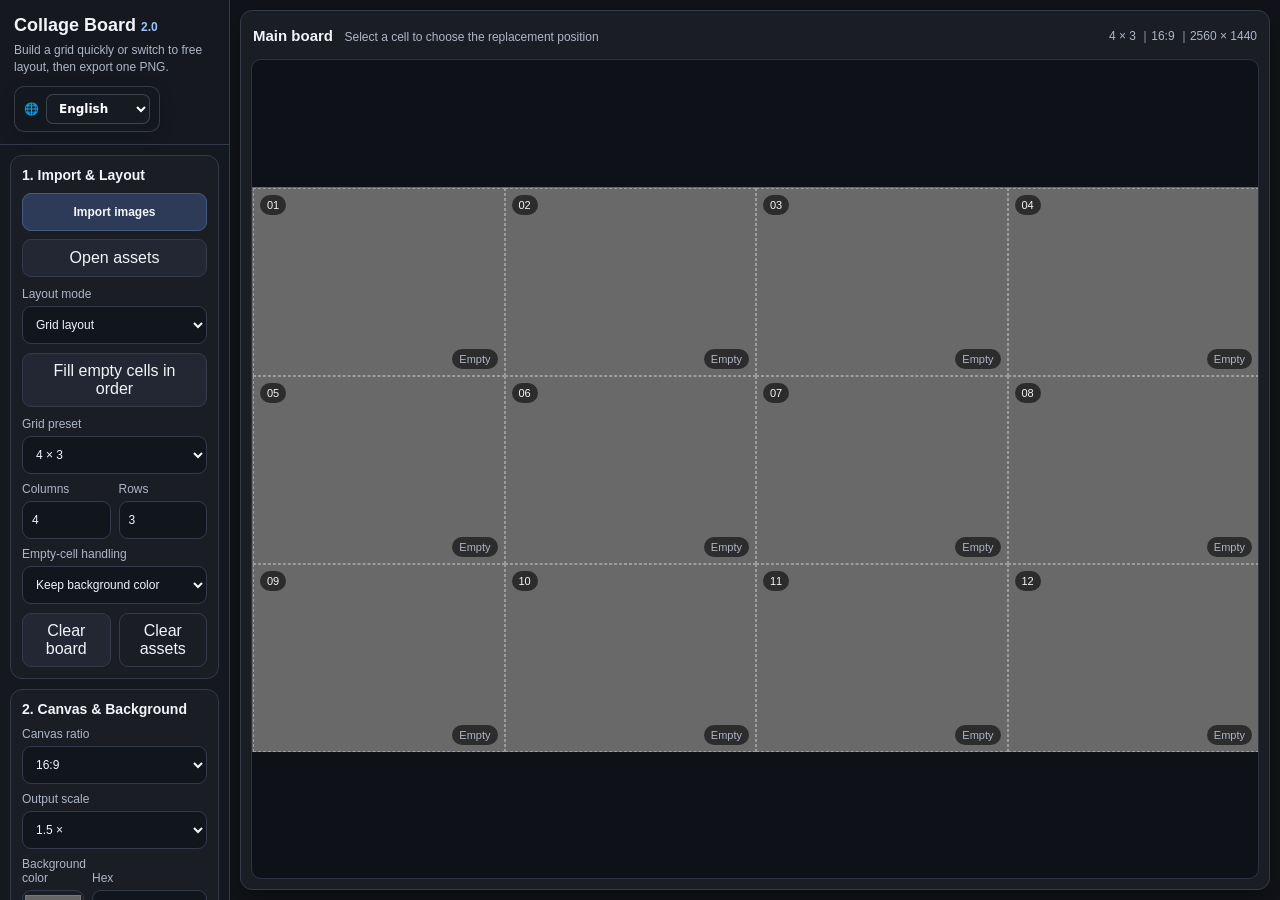
<file: collage/index.html>
<!DOCTYPE html>
<html lang="zh-Hant">
<head>
  <meta charset="UTF-8">
  <meta name="viewport" content="width=device-width, initial-scale=1.0">
  <title>素材拼板 2.0</title>
  <link rel="stylesheet" href="styles.css">
</head>
<body>
  <div class="app-shell">
    <aside class="work-sidebar" aria-label="工作欄">
      <div class="tool-brand">
        <h1>素材拼板 <span class="version">2.0</span></h1>
        <p>制式格快速拼板，也可切換自由排列；匯出一張 PNG。</p>
      </div>

      <div class="sidebar-scroll">
        <section class="control-card">
          <h2>1. 匯入與排列</h2>
          <div class="button-stack">
            <label class="file-btn primary-file">
              批次匯入圖片
              <input type="file" id="fileInput" accept="image/png,image/webp,image/jpeg" multiple hidden>
            </label>
            <button id="assetPanelToggle" type="button">展開素材區</button>
          </div>

          <div class="field-stack">
            <label>排列方式
              <select id="layoutMode">
                <option value="grid" selected>制式格排列</option>
                <option value="free">自由排列</option>
              </select>
            </label>
          </div>

          <div id="gridLayoutControls" class="mode-section">
            <div class="button-stack mode-top-gap">
              <button id="fillEmptyBtn" type="button">依序填入空格</button>
            </div>
            <div class="field-stack">
              <label>版型
                <select id="layoutPreset">
                  <option value="4x3" selected>4 × 3</option>
                  <option value="4x4">4 × 4</option>
                  <option value="5x4">5 × 4</option>
                  <option value="custom">自訂</option>
                </select>
              </label>
              <div class="field-grid two-cols">
                <label>欄數
                  <input id="colsInput" type="number" min="1" max="12" value="4">
                </label>
                <label>列數
                  <input id="rowsInput" type="number" min="1" max="12" value="3">
                </label>
              </div>
              <label>空格處理
                <select id="emptyMode">
                  <option value="blank" selected>保留背景色</option>
                  <option value="clone-last">匯出前複製最後一格補滿</option>
                </select>
              </label>
            </div>
            <div class="button-grid two-cols compact-actions">
              <button id="clearBoardBtn" type="button">清空版面</button>
              <button id="clearAssetsBtn" type="button" class="ghost">清空素材</button>
            </div>
          </div>

          <div id="freeLayoutControls" class="mode-section hidden">
            <div class="button-stack mode-top-gap">
              <button id="addTextBtn" type="button">新增文字</button>
              <button id="clearFreeBtn" type="button">清空版面</button>
            </div>
            <button id="clearAssetsFreeBtn" type="button" class="ghost full-button">清空素材</button>
            <p class="sidebar-help">點素材會加入畫布；素材與文字可直接拖曳，控制點可縮放與旋轉。</p>
          </div>
        </section>

        <section class="control-card">
          <h2>2. 畫布與背景</h2>
          <div class="field-stack">
            <label>畫布比例
              <select id="ratioPreset">
                <option value="16:9" selected>16:9</option>
                <option value="9:16">9:16</option>
                <option value="1:1">1:1</option>
                <option value="4:5">4:5</option>
                <option value="4:3">4:3</option>
                <option value="3:2">3:2</option>
                <option value="custom">自訂</option>
              </select>
            </label>
            <div id="customRatioFields" class="field-grid two-cols hidden">
              <label>比例寬
                <input id="ratioW" type="number" min="1" value="16">
              </label>
              <label>比例高
                <input id="ratioH" type="number" min="1" value="9">
              </label>
            </div>
            <label>輸出倍率
              <select id="scalePreset">
                <option value="1">1.0 ×</option>
                <option value="1.5" selected>1.5 ×</option>
                <option value="2">2.0 ×</option>
                <option value="custom">自訂</option>
              </select>
            </label>
            <div id="customScaleField" class="hidden">
              <label>自訂倍率
                <input id="scaleCustom" type="number" min="0.1" step="0.1" value="1.5">
              </label>
            </div>
            <div class="background-row">
              <label class="color-field">背景色
                <input id="bgColor" type="color" value="#666666">
              </label>
              <label class="hex-field">色碼
                <input id="bgColorText" type="text" value="#666666" spellcheck="false">
              </label>
            </div>
          </div>
          <div class="size-box">
            <span>輸出尺寸</span>
            <strong id="computedSize">2560 × 1440</strong>
          </div>
        </section>

        <section class="control-card">
          <h2>3. 操作與匯出</h2>

          <div id="gridObjectControls" class="mode-section">
            <div class="button-stack">
              <label class="file-btn alt">
                更換目前格
                <input type="file" id="replaceInput" accept="image/png,image/webp,image/jpeg" hidden>
              </label>
              <div class="button-grid two-cols">
                <button id="removeCellBtn" type="button">清空目前格</button>
                <button id="cloneFillBtn" type="button">複製補滿</button>
              </div>
            </div>

            <div class="field-stack scale-control-block">
              <div class="subsection-title">格內圖片比例</div>
              <div class="field-grid two-cols">
                <label>單格比例（%）
                  <input id="cellScaleInput" type="number" min="10" max="100" step="1" value="100">
                </label>
                <label>共同比例（%）
                  <input id="allCellScaleInput" type="number" min="10" max="100" step="1" value="100">
                </label>
              </div>
            </div>

            <div class="status-block">
              <div>目前格：<strong id="activeCellLabel">未選取</strong></div>
              <div>已放入：<strong id="filledCountLabel">0 / 12</strong></div>
            </div>
            <p class="sidebar-help">點主圖板格子，再點素材即可單點更換；未選格時會填入下一個空格。</p>
          </div>

          <div id="freeObjectControls" class="mode-section hidden">
            <div id="freeNoSelection" class="status-block">
              <div>目前物件：<strong>未選取</strong></div>
              <div>自由版面：<strong id="freeObjectCountLabel">0 個物件</strong></div>
            </div>

            <div id="freeSelectionControls" class="hidden">
              <div class="status-block object-status">
                <div>目前物件：<strong id="activeObjectLabel">未選取</strong></div>
              </div>

              <div id="textControls" class="field-stack hidden">
                <label>文字內容
                  <textarea id="textContent" rows="3" spellcheck="false"></textarea>
                </label>
                <div class="field-grid two-cols">
                  <label>字型
                    <select id="textFont">
                      <option value="sans" selected>黑體</option>
                      <option value="serif">明體</option>
                      <option value="mono">等寬</option>
                    </select>
                  </label>
                  <label>大小（%）
                    <input id="textSizeInput" type="number" min="2" max="25" step="1" value="6">
                  </label>
                </div>
                <div class="field-grid two-cols">
                  <label>文字顏色
                    <input id="textColor" type="color" value="#FFFFFF">
                  </label>
                  <label class="check-field">粗體
                    <input id="textBold" type="checkbox" checked>
                  </label>
                </div>
              </div>

              <label>旋轉角度
                <input id="objectRotationInput" type="number" min="-180" max="180" step="1" value="0">
              </label>
              <div class="button-grid two-cols compact-actions">
                <button id="bringFrontBtn" type="button">置頂</button>
                <button id="sendBackBtn" type="button">置底</button>
              </div>
              <button id="deleteObjectBtn" type="button" class="danger-button full-button">刪除選取</button>
            </div>
          </div>

          <button id="exportBtn" type="button" class="primary export-button">匯出 PNG</button>
        </section>
      </div>
    </aside>

    <main class="workspace">
      <section class="preview-panel">
        <div class="preview-toolbar">
          <div>
            <strong id="previewTitle">主圖板</strong>
            <span class="hint" id="previewHint">點格子指定更換位置</span>
          </div>
          <div class="preview-meta" id="previewMeta">4 × 3 ｜16:9 ｜2560 × 1440</div>
        </div>
        <div class="preview-wrap" id="previewWrap">
          <canvas id="previewCanvas" width="2560" height="1440"></canvas>
          <div id="cellOverlay" class="cell-overlay"></div>
          <div id="freeObjectOverlay" class="free-object-overlay hidden"></div>
        </div>
      </section>
    </main>
  </div>

  <aside id="assetPanel" class="asset-panel hidden">
    <div id="assetPanelHeader" class="asset-panel-header">
      <div>
        <strong>素材區</strong>
        <span id="assetCountLabel">0 張</span>
      </div>
      <div class="asset-panel-actions">
        <button id="collapseAssetBtn" type="button">收合</button>
      </div>
    </div>
    <div id="assetPanelBody" class="asset-panel-body">
      <div id="assetPanelNote" class="asset-panel-note">點素材填入目前格；未選格時依序填入空格。拖曳標題列可移動面板。</div>
      <div id="assetList" class="asset-list"></div>
    </div>
  </aside>

  <template id="assetItemTemplate">
    <button class="asset-item" type="button">
      <img alt="素材縮圖">
      <span class="asset-name"></span>
      <span class="asset-meta"></span>
    </button>
  </template>

  <script src="app.js"></script>
<script src="../assets/i18n.js"></script>
</body>
</html>
</file>
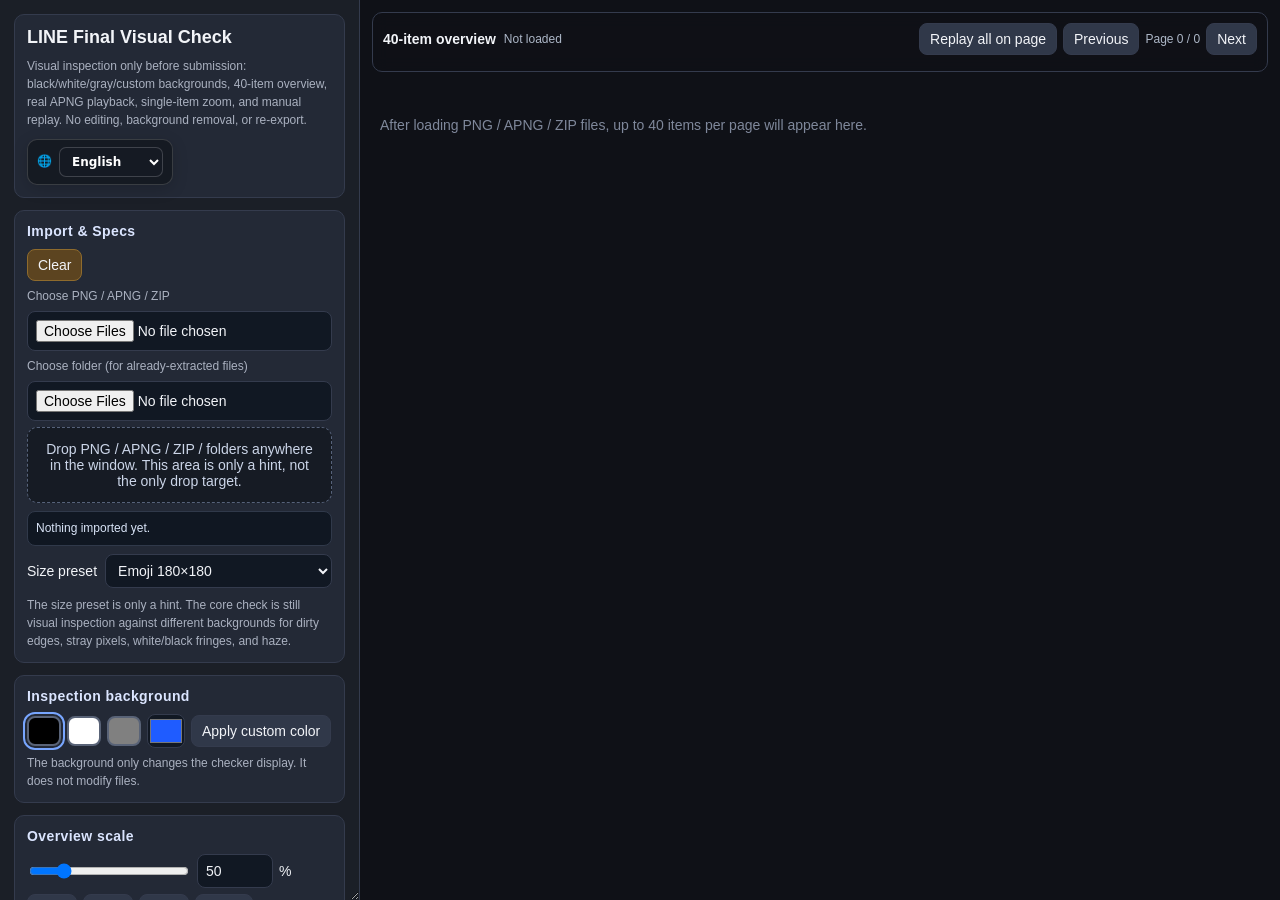
<file: line-check/index.html>
<!doctype html>
<html lang="zh-Hant">
<head>
<meta charset="utf-8" />
<meta name="viewport" content="width=device-width, initial-scale=1" />
<title>LINE 上架前自主檢查 0723V2</title>
<style>
  :root{
    --ui-bg:#111318;
    --panel:#1b1f27;
    --panel2:#232936;
    --line:#343b4d;
    --text:#f2f4f8;
    --muted:#aab1c0;
    --accent:#78a6ff;
    --warn:#ffcc66;
    --danger:#ff7b7b;
    --inspect-bg:#000000;
    --left-width:360px;
  }
  *{box-sizing:border-box}
  body{margin:0;background:var(--ui-bg);color:var(--text);font-family:-apple-system,BlinkMacSystemFont,"Segoe UI","Noto Sans TC","Microsoft JhengHei",Arial,sans-serif;font-size:14px;overflow:hidden}
  button,input,select{font:inherit}
  .app{display:grid;grid-template-columns:minmax(300px,var(--left-width)) 1fr;height:100vh;min-width:980px}
  .left{background:var(--panel);border-right:1px solid var(--line);overflow:auto;resize:horizontal;min-width:300px;max-width:720px;padding:14px;display:flex;flex-direction:column;gap:12px}
  .right{overflow:auto;background:#0f1117;padding:12px;position:relative}
  .box{background:var(--panel2);border:1px solid var(--line);border-radius:10px;padding:12px}
  h1{font-size:18px;line-height:1.2;margin:0 0 8px 0}
  h2{font-size:14px;margin:0 0 10px 0;color:#dbe5ff;letter-spacing:.03em}
  .note{color:var(--muted);font-size:12px;line-height:1.5}
  .row{display:flex;gap:8px;align-items:center;flex-wrap:wrap;margin:8px 0}
  .row.tight{gap:6px;margin:6px 0}
  .grow{flex:1}
  .btn{border:1px solid var(--line);background:#303849;color:var(--text);padding:7px 10px;border-radius:8px;cursor:pointer;white-space:nowrap}
  .btn:hover{border-color:var(--accent)}
  .btn.primary{background:#315ca8;border-color:#4b7fe0}
  .btn.warn{background:#5c4420;border-color:#8f6b2d}
  .file-btn{position:relative;overflow:hidden;display:inline-flex;align-items:center;justify-content:center}
  .file-btn input{position:absolute;inset:0;opacity:0;cursor:pointer;font-size:200px}
  .native-file{display:block;width:100%;max-width:100%;background:#111823;color:var(--text);border:1px solid var(--line);border-radius:8px;padding:8px;margin:6px 0}
  .status{font-size:12px;line-height:1.45;color:#d9e4f7;background:#101722;border:1px solid #30394a;border-radius:8px;padding:8px;margin-top:8px;white-space:pre-wrap}
  select,input[type="number"],input[type="text"]{background:#111823;color:var(--text);border:1px solid var(--line);border-radius:8px;padding:7px 8px;min-height:34px}
  input[type="color"]{width:38px;height:34px;padding:0;border:1px solid var(--line);border-radius:8px;background:#111823}
  input[type="range"]{width:160px}
  .drop{border:1px dashed #56627a;border-radius:10px;padding:13px;text-align:center;color:#cbd5e8;background:#161b24}
  .drop.drag{background:#1d2b42;border-color:#7eb0ff}
  .drop-overlay{position:fixed;inset:0;z-index:9999;display:none;align-items:center;justify-content:center;background:rgba(10,16,28,.74);border:4px dashed #86b7ff;color:#fff;font-size:30px;font-weight:800;letter-spacing:.04em;pointer-events:none}
  body.drag-active .drop-overlay{display:flex}
  .bg-pick{width:34px;height:30px;border-radius:8px;border:2px solid #596377;cursor:pointer}
  .bg-pick.active{outline:2px solid var(--accent);outline-offset:2px}
  .statline{display:grid;grid-template-columns:92px 1fr;gap:6px 10px;color:#d4d9e6;font-size:12px;line-height:1.45}
  .statline span:nth-child(odd){color:#9da8ba}
  .preview-wrap{background:#121722;border:1px solid var(--line);border-radius:10px;min-height:260px;max-height:54vh;overflow:auto;display:flex;align-items:center;justify-content:center;padding:14px}
  .preview-canvas-stage{background:var(--inspect-bg);border:1px solid #3a4355;border-radius:8px;overflow:hidden;display:flex;align-items:center;justify-content:center;flex:0 0 auto}
  .preview-canvas-stage img{display:block;max-width:none;max-height:none;width:100%;height:100%}
  .empty{color:#7f889b;text-align:center;padding:30px 8px;line-height:1.7}
  .toolbar{position:sticky;top:0;z-index:10;background:#0f1117cc;backdrop-filter:blur(8px);border:1px solid var(--line);border-radius:10px;padding:10px;margin-bottom:12px}
  .grid{display:flex;flex-wrap:wrap;gap:12px;align-content:flex-start;min-height:calc(100vh - 120px)}
  .card{border:1px solid var(--line);background:#171c25;border-radius:10px;padding:8px;cursor:pointer;position:relative;max-width:max-content}
  .card:hover{border-color:var(--accent)}
  .card.selected{outline:2px solid var(--accent);outline-offset:2px}
  .thumb-stage{background:var(--inspect-bg);border:1px solid #3a4355;border-radius:7px;overflow:hidden;display:flex;align-items:center;justify-content:center}
  .thumb-stage img{display:block;max-width:none;max-height:none}
  .meta{font-size:11px;color:#b8c1d0;line-height:1.35;margin-top:6px;max-width:240px;white-space:nowrap;overflow:hidden;text-overflow:ellipsis}
  .meta .name{color:#e9eefc;font-weight:600}
  .badge{display:inline-block;border:1px solid #596377;border-radius:999px;padding:1px 6px;font-size:10px;color:#cdd6e6;margin-right:4px;background:#202635}
  .badge.apng{border-color:#5789ff;color:#9ec0ff}
  .badge.warn{border-color:#a9822d;color:#ffd37a;background:#372b18}
  .badge.bad{border-color:#a04747;color:#ffa0a0;background:#3a2020}
  .pager{display:flex;gap:6px;align-items:center;flex-wrap:wrap}
  .count{color:#aeb8c8;font-size:12px}
  .kbd{font-family:ui-monospace,Menlo,Consolas,monospace;background:#101722;border:1px solid #30394a;border-radius:5px;padding:0 5px;color:#c7d4e8}
  .warn-text{color:var(--warn)}
  .bad-text{color:var(--danger)}
  .footer-note{font-size:11px;color:#8894a8;line-height:1.5;margin-top:auto}
  @media (max-width:1100px){.app{grid-template-columns:320px 1fr}.left{resize:none}}
</style>
</head>
<body>
<div id="dropOverlay" class="drop-overlay">放開即可匯入 PNG / APNG / ZIP / 資料夾</div>
<div class="app">
  <aside class="left">
    <div class="box">
      <h1>LINE 上架前視覺終檢台</h1>
      <div class="note">只做上架前看圖檢查：黑／白／灰／自訂背景、40 格總覽、APNG 真播放、左欄單格放大與手動重播。不修圖、不去背、不重新輸出。</div>
    </div>

    <div class="box">
      <h2>匯入與規格</h2>
      <div class="row tight">
        <button class="btn warn" id="clearBtn">清空</button>
      </div>
      <label class="note" for="fileInput">選 PNG / APNG / ZIP</label>
      <input id="fileInput" class="native-file" type="file" accept=".png,.zip,image/png,application/zip,.apng" multiple>
      <label class="note" for="folderInput">選資料夾（需先解壓縮時使用）</label>
      <input id="folderInput" class="native-file" type="file" webkitdirectory directory multiple>
      <div id="dropZone" class="drop">整個視窗都可拖放 PNG / APNG / ZIP / 資料夾；這裡只是提示，不是唯一投放區。</div>
      <div id="importStatus" class="status">尚未匯入。</div>
      <div class="row">
        <label for="presetSelect">尺寸類型</label>
        <select id="presetSelect" class="grow">
          <option value="emoji">表情貼 180×180</option>
          <option value="static">靜態貼圖 370×320</option>
          <option value="animated">動態貼圖 320×270</option>
          <option value="big">大貼圖 396×660</option>
          <option value="none">不套尺寸提示</option>
        </select>
      </div>
      <div class="note">尺寸只做提示；核心檢查仍是用背景切換肉眼看髒邊、殘點、白邊、黑邊、霧框。</div>
    </div>

    <div class="box">
      <h2>檢查背景</h2>
      <div class="row tight">
        <button class="bg-pick active" data-bg="#000000" title="黑底" style="background:#000"></button>
        <button class="bg-pick" data-bg="#ffffff" title="白底" style="background:#fff"></button>
        <button class="bg-pick" data-bg="#808080" title="灰底" style="background:#808080"></button>
        <input id="customColor" type="color" value="#1f5cff" title="自訂色">
        <button class="btn" id="applyCustomBg">套用自訂色</button>
      </div>
      <div class="note">背景只改檢查台顯示，不修改檔案。</div>
    </div>

    <div class="box">
      <h2>右欄總覽比例</h2>
      <div class="row tight">
        <input id="scaleRange" type="range" min="15" max="200" step="5" value="50">
        <input id="scaleNumber" type="number" min="15" max="400" step="5" value="50" style="width:76px">%
      </div>
      <div class="row tight">
        <button class="btn scalePreset" data-scale="25">25%</button>
        <button class="btn scalePreset" data-scale="50">50%</button>
        <button class="btn scalePreset" data-scale="75">75%</button>
        <button class="btn scalePreset" data-scale="100">100%</button>
      </div>
      <div class="note">比例只改畫面顯示大小，不改原始 PNG/APNG。</div>
    </div>

    <div class="box">
      <h2>單格放大</h2>
      <div class="row tight">
        <label>放大模式</label>
        <select id="previewScale">
          <option value="fit">適合左欄</option>
          <option value="100">100%</option>
          <option value="200">200%</option>
          <option value="400">400%</option>
        </select>
        <button class="btn" id="replaySelectedBtn">重播此張</button>
      </div>
      <div id="previewWrap" class="preview-wrap"><div class="empty">點右欄任一格看單格放大</div></div>
      <div id="selectedInfo" class="statline" style="margin-top:10px"></div>
    </div>

    <div class="footer-note">0723V2。檢查背景只鋪在圖片完整畫布內；APNG 直接用瀏覽器原生播放，可用重播按鈕重新播放；請用 Chrome / Edge 開啟本機 HTML。</div>
  </aside>

  <main class="right">
    <div class="toolbar">
      <div class="row" style="margin:0">
        <strong>40 格總覽</strong>
        <span id="assetCount" class="count">尚未載入</span>
        <span class="grow"></span>
        <div class="pager">
          <button class="btn" id="replayPageBtn">本頁全部重播</button>
          <button class="btn" id="prevPage">上一頁</button>
          <span id="pageLabel" class="count">第 0 / 0 頁</span>
          <button class="btn" id="nextPage">下一頁</button>
        </div>
      </div>
      <div id="warnings" class="note" style="margin-top:6px"></div>
    </div>
    <div id="grid" class="grid"><div class="empty">載入 PNG / APNG / ZIP 後，這裡會以每頁 40 格顯示。</div></div>
  </main>
</div>
<script>
'use strict';

const PRESETS = {
  emoji: {label:'表情貼', w:180, h:180},
  static: {label:'靜態貼圖', w:370, h:320},
  animated: {label:'動態貼圖', w:320, h:270},
  big: {label:'大貼圖', w:396, h:660},
  none: null
};
const PAGE_SIZE = 40;
let assets = [];
let selectedId = null;
let pageIndex = 0;
let gridScale = 50;
let currentBg = '#000000';
let warnings = [];
let nextId = 1;

const $ = (id)=>document.getElementById(id);
const grid = $('grid');
const fileInput = $('fileInput');
const folderInput = $('folderInput');
const presetSelect = $('presetSelect');
const scaleRange = $('scaleRange');
const scaleNumber = $('scaleNumber');
const previewWrap = $('previewWrap');
const selectedInfo = $('selectedInfo');
const warningsEl = $('warnings');
const importStatusEl = $('importStatus');
const assetCount = $('assetCount');
const pageLabel = $('pageLabel');

function setInspectBg(color){
  currentBg = color;
  document.documentElement.style.setProperty('--inspect-bg', color);
  document.querySelectorAll('.bg-pick').forEach(b=>b.classList.toggle('active', b.dataset.bg && b.dataset.bg.toLowerCase() === color.toLowerCase()));
}
function addWarning(text){warnings.push(text); renderWarnings();}
function renderWarnings(){warningsEl.innerHTML = warnings.length ? warnings.map(w=>'• '+escapeHtml(w)).join('<br>') : ''}
function setImportStatus(text){ if(importStatusEl) importStatusEl.textContent = text; }
function escapeHtml(s){return String(s).replace(/[&<>"]/g, c=>({'&':'&amp;','<':'&lt;','>':'&gt;','"':'&quot;'}[c]));}
function formatBytes(n){
  if(!Number.isFinite(n)) return '-';
  if(n < 1024) return n+' B';
  if(n < 1024*1024) return (n/1024).toFixed(1)+' KB';
  return (n/1024/1024).toFixed(2)+' MB';
}
function naturalSort(a,b){return a.name.localeCompare(b.name, 'zh-Hant', {numeric:true, sensitivity:'base'});}

fileInput.addEventListener('change', async e=>{ await handleFiles([...e.target.files]); fileInput.value=''; });
folderInput.addEventListener('change', async e=>{ await handleFiles([...e.target.files]); folderInput.value=''; });
$('clearBtn').addEventListener('click', clearAll);
$('applyCustomBg').addEventListener('click', ()=>setInspectBg($('customColor').value));
document.querySelectorAll('.bg-pick').forEach(btn=>btn.addEventListener('click', ()=>setInspectBg(btn.dataset.bg)));
presetSelect.addEventListener('change', renderAll);
scaleRange.addEventListener('input', ()=>setGridScale(Number(scaleRange.value)));
scaleNumber.addEventListener('change', ()=>setGridScale(Number(scaleNumber.value)));
document.querySelectorAll('.scalePreset').forEach(btn=>btn.addEventListener('click', ()=>setGridScale(Number(btn.dataset.scale))));
$('previewScale').addEventListener('change', renderPreview);
$('replaySelectedBtn').addEventListener('click', replaySelected);
$('replayPageBtn').addEventListener('click', replayCurrentPage);
$('prevPage').addEventListener('click', ()=>{ if(pageIndex>0){pageIndex--; renderGrid();} });
$('nextPage').addEventListener('click', ()=>{ const max=Math.max(0,Math.ceil(assets.length/PAGE_SIZE)-1); if(pageIndex<max){pageIndex++; renderGrid();} });

const dropZone = $('dropZone');
let dragDepth = 0;
function hasFilesDrag(e){
  const dt = e.dataTransfer;
  if(!dt) return false;
  const types = Array.from(dt.types || []);
  if(types.includes('Files') || types.includes('application/x-moz-file')) return true;
  if(dt.items && Array.from(dt.items).some(item=>item.kind === 'file')) return true;
  if(dt.files && dt.files.length > 0) return true;
  return false;
}
function setDragActive(active){
  document.body.classList.toggle('drag-active', !!active);
  dropZone.classList.toggle('drag', !!active);
}
async function filesFromEntry(entry, pathPrefix=''){
  if(!entry) return [];
  if(entry.isFile){
    return new Promise(resolve=>{
      entry.file(file=>{
        try{ Object.defineProperty(file, 'relativePath', {value:pathPrefix + file.name}); }catch(_){}
        resolve([file]);
      }, ()=>resolve([]));
    });
  }
  if(entry.isDirectory){
    const reader = entry.createReader();
    const out = [];
    async function readBatch(){
      const entries = await new Promise(resolve=>reader.readEntries(resolve, ()=>resolve([])));
      if(!entries.length) return;
      for(const child of entries){
        out.push(...await filesFromEntry(child, pathPrefix + entry.name + '/'));
      }
      await readBatch();
    }
    await readBatch();
    return out;
  }
  return [];
}
async function collectDropFiles(e){
  const dt = e.dataTransfer;
  const items = Array.from((dt && dt.items) || []);
  // Snapshot File objects before the first await; browsers may clear DataTransfer afterwards.
  const directFiles = Array.from((dt && dt.files) || []).filter(file=>!!file);
  const itemFiles = items.map(item=>item.kind === 'file' && item.getAsFile ? item.getAsFile() : null).filter(file=>!!file);
  if(items.length && items.some(item=>item.webkitGetAsEntry)){
    const out = [];
    for(const item of items){
      if(item.kind !== 'file') continue;
      const entry = item.webkitGetAsEntry && item.webkitGetAsEntry();
      if(entry) out.push(...await filesFromEntry(entry));
    }
    if(out.length) return out;
  }
  if(directFiles.length) return directFiles;
  return itemFiles;
}
window.addEventListener('dragenter', e=>{
  if(!hasFilesDrag(e)) return;
  e.preventDefault();
  dragDepth++;
  setDragActive(true);
}, true);
window.addEventListener('dragover', e=>{
  if(!hasFilesDrag(e)) return;
  e.preventDefault();
  dragDepth = Math.max(dragDepth, 1);
  setDragActive(true);
  if(e.dataTransfer) e.dataTransfer.dropEffect = 'copy';
}, true);
window.addEventListener('dragleave', e=>{
  e.preventDefault();
  dragDepth = Math.max(0, dragDepth - 1);
  if(!e.relatedTarget) dragDepth = 0;
  if(dragDepth === 0) setDragActive(false);
}, true);
window.addEventListener('drop', async e=>{
  e.preventDefault();
  dragDepth = 0;
  setDragActive(false);
  const files = await collectDropFiles(e);
  await handleFiles(files);
}, true);

function setGridScale(v){
  v = Math.max(15, Math.min(400, Number(v)||50));
  gridScale = v;
  scaleRange.value = Math.min(200, v);
  scaleNumber.value = v;
  renderGrid();
}

function clearAll(){
  assets.forEach(a=>{
    if(a.url) URL.revokeObjectURL(a.url);
    if(a.previewReplayUrl) URL.revokeObjectURL(a.previewReplayUrl);
    if(a.gridReplayUrl) URL.revokeObjectURL(a.gridReplayUrl);
  });
  assets=[]; selectedId=null; pageIndex=0; warnings=[];
  renderAll();
  previewWrap.innerHTML='<div class="empty">點右欄任一格看單格放大</div>';
  selectedInfo.innerHTML='';
  setImportStatus('已清空。');
}

function resetReplayUrl(asset, kind){
  if(!asset || !asset.blob) return;
  const key = kind === 'grid' ? 'gridReplayUrl' : 'previewReplayUrl';
  if(asset[key]) URL.revokeObjectURL(asset[key]);
  asset[key] = URL.createObjectURL(asset.blob.slice(0, asset.blob.size, asset.blob.type || 'image/png'));
}

function replaySelected(){
  const a = assets.find(x=>x.id===selectedId);
  if(!a) return;
  resetReplayUrl(a, 'preview');
  resetReplayUrl(a, 'grid');
  renderGrid();
  renderPreview();
}

function replayCurrentPage(){
  if(!assets.length) return;
  const start = pageIndex * PAGE_SIZE;
  const pageItems = assets.slice(start, start + PAGE_SIZE);
  pageItems.forEach(a=>resetReplayUrl(a, 'grid'));
  renderGrid();
}

async function handleFiles(files){
  files = Array.from(files || []);
  if(!files.length){ setImportStatus('沒有收到檔案。'); return; }
  warnings=[];
  setImportStatus(`收到 ${files.length} 個項目，正在篩選 PNG / APNG / ZIP...`);
  const before = assets.length;
  const zipFiles = [];
  const pngFiles = [];
  for(const file of files){
    const name = file.name || '';
    const path = file.webkitRelativePath || file.relativePath || name;
    if(/\.zip$/i.test(name)) zipFiles.push(file);
    else if(/\.(png|apng)$/i.test(name) || file.type === 'image/png') pngFiles.push(file);
  }
  if(!zipFiles.length && !pngFiles.length){
    addWarning('沒有找到 PNG / APNG / ZIP。若你拖的是資料夾，請確認裡面有 .png；若你選的是壓縮檔，副檔名必須是 .zip。');
    setImportStatus(`收到 ${files.length} 個項目，但可匯入數量為 0。`);
    return;
  }
  setImportStatus(`準備匯入：PNG/APNG ${pngFiles.length} 個，ZIP ${zipFiles.length} 個。`);
  for(const f of pngFiles){
    try{ await addPngBlob(f, f.name, f.webkitRelativePath || f.relativePath || f.name, 'file'); }
    catch(err){ addWarning(`${f.name} 載入失敗：${err.message || err}`); }
  }
  for(const z of zipFiles){
    try{ await addZip(z); }
    catch(err){ addWarning(`${z.name} ZIP 載入失敗：${err.message || err}`); }
  }
  assets.sort(naturalSort);
  if(selectedId == null && assets.length) selectedId = assets[0].id;
  pageIndex = Math.min(pageIndex, Math.max(0, Math.ceil(assets.length/PAGE_SIZE)-1));
  renderAll();
  const added = assets.length - before;
  setImportStatus(`匯入完成：新增 ${added} 張，目前共 ${assets.length} 張。${warnings.length ? ' 有警告，請看右欄上方。' : ''}`);
}

async function addZip(file){
  if(window.JSZip){
    const zip = await JSZip.loadAsync(file);
    const entries = [];
    zip.forEach((relativePath, entry)=>{
      if(!entry.dir && /\.(png|apng)$/i.test(relativePath)) entries.push(entry);
    });
    entries.sort((a,b)=>a.name.localeCompare(b.name, 'zh-Hant', {numeric:true, sensitivity:'base'}));
    if(!entries.length){ addWarning(`${file.name} 內沒有 PNG / APNG。`); return; }
    setImportStatus(`正在解壓 ${file.name}：找到 ${entries.length} 張 PNG/APNG...`);
    for(const entry of entries){
      try{
        const blob = await entry.async('blob');
        const base = entry.name.split(/[\/]/).pop();
        await addPngBlob(blob, base, entry.name, `zip:${file.name}`);
      }catch(err){ addWarning(`${file.name} / ${entry.name} 載入失敗：${err.message || err}`); }
    }
    return;
  }
  const buffer = await file.arrayBuffer();
  const entries = await readZipPngEntries(buffer);
  if(!entries.length){ addWarning(`${file.name} 內沒有 PNG / APNG。`); return; }
  for(const ent of entries){
    try{
      const blob = new Blob([ent.bytes], {type:'image/png'});
      await addPngBlob(blob, ent.name.split('/').pop(), ent.name, `zip:${file.name}`);
    }catch(err){ addWarning(`${file.name} / ${ent.name} 載入失敗：${err.message || err}`); }
  }
}

async function addPngBlob(blob, name, path, source){
  const buffer = await blob.arrayBuffer();
  const meta = parsePngMeta(buffer);
  const url = URL.createObjectURL(blob);
  assets.push({
    id: nextId++, name, path, source, url, size: blob.size, blob,
    width: meta.width, height: meta.height,
    isApng: meta.isApng, frameCount: meta.frameCount,
    totalMs: meta.totalMs, hasAlpha: meta.hasAlpha,
    colorType: meta.colorType, plays: meta.plays, previewReplayUrl: '', gridReplayUrl: ''
  });
}

function parsePngMeta(buffer){
  const u8 = new Uint8Array(buffer);
  const sig = [137,80,78,71,13,10,26,10];
  for(let i=0;i<8;i++) if(u8[i] !== sig[i]) throw new Error('不是有效 PNG');
  const view = new DataView(buffer);
  let pos = 8, width=0, height=0, colorType=null, hasTRNS=false, isApng=false, frameCount=0, plays=0, totalMs=0;
  while(pos + 8 <= u8.length){
    const len = view.getUint32(pos); pos += 4;
    const type = String.fromCharCode(u8[pos],u8[pos+1],u8[pos+2],u8[pos+3]); pos += 4;
    if(pos + len + 4 > u8.length) break;
    if(type === 'IHDR'){
      width = view.getUint32(pos); height = view.getUint32(pos+4); colorType = u8[pos+9];
    }else if(type === 'tRNS'){
      hasTRNS = true;
    }else if(type === 'acTL'){
      isApng = true; frameCount = view.getUint32(pos); plays = view.getUint32(pos+4);
    }else if(type === 'fcTL'){
      if(len >= 26){
        const delayNum = view.getUint16(pos+20);
        let delayDen = view.getUint16(pos+22);
        if(delayDen === 0) delayDen = 100;
        totalMs += Math.round((delayNum / delayDen) * 1000);
      }
    }
    pos += len + 4;
  }
  const hasAlpha = colorType === 4 || colorType === 6 || hasTRNS;
  return {width,height,colorType,hasAlpha,isApng,frameCount,totalMs,plays};
}

function renderAll(){ renderWarnings(); renderGrid(); renderPreview(); }
function renderGrid(){
  const totalPages = Math.max(1, Math.ceil(assets.length / PAGE_SIZE));
  if(pageIndex >= totalPages) pageIndex = totalPages - 1;
  const start = pageIndex * PAGE_SIZE;
  const pageItems = assets.slice(start, start + PAGE_SIZE);
  assetCount.textContent = assets.length ? `共 ${assets.length} 張｜每頁 40 格｜總覽 ${gridScale}%` : '尚未載入';
  pageLabel.textContent = assets.length ? `第 ${pageIndex+1} / ${totalPages} 頁` : '第 0 / 0 頁';
  if(!assets.length){
    grid.innerHTML = '<div class="empty">載入 PNG / APNG / ZIP 後，這裡會以每頁 40 格顯示。</div>';
    return;
  }
  const frag = document.createDocumentFragment();
  for(const a of pageItems){
    const card = document.createElement('div');
    card.className = 'card' + (a.id === selectedId ? ' selected' : '');
    card.addEventListener('click', ()=>{selectedId=a.id; renderAll();});
    const stage = document.createElement('div');
    stage.className = 'thumb-stage';
    const dw = Math.max(1, Math.round((a.width || 180) * gridScale / 100));
    const dh = Math.max(1, Math.round((a.height || 180) * gridScale / 100));
    stage.style.width = dw + 'px';
    stage.style.height = dh + 'px';
    const img = document.createElement('img');
    img.src = a.gridReplayUrl || a.url;
    img.alt = a.name;
    img.style.width = dw + 'px';
    img.style.height = dh + 'px';
    stage.appendChild(img);
    const meta = document.createElement('div');
    meta.className='meta';
    const badges = [];
    badges.push(`<span class="badge${a.isApng?' apng':''}">${a.isApng?'APNG':'PNG'}</span>`);
    if(sizeMismatch(a)) badges.push('<span class="badge warn">尺寸不同</span>');
    if(!a.hasAlpha) badges.push('<span class="badge bad">無透明資訊</span>');
    meta.innerHTML = `${badges.join('')}<div class="name" title="${escapeHtml(a.path)}">${escapeHtml(a.name)}</div><div>${a.width}×${a.height}${a.isApng ? `｜${a.frameCount || '?'} 幀` : ''}</div>`;
    card.appendChild(stage);
    card.appendChild(meta);
    frag.appendChild(card);
  }
  grid.innerHTML='';
  grid.appendChild(frag);
}

function sizeMismatch(a){
  const p = PRESETS[presetSelect.value];
  if(!p || !a.width || !a.height) return false;
  return a.width !== p.w || a.height !== p.h;
}
function renderPreview(){
  const a = assets.find(x=>x.id===selectedId);
  if(!a){
    previewWrap.innerHTML='<div class="empty">點右欄任一格看單格放大</div>';
    selectedInfo.innerHTML='';
    return;
  }
  previewWrap.innerHTML='';
  const img=document.createElement('img');
  img.src=a.previewReplayUrl || a.url;
  img.alt=a.name;
  const mode=$('previewScale').value;
  let s;
  if(mode==='fit'){
    const maxW = Math.max(1, previewWrap.clientWidth - 34);
    const maxH = Math.max(1, Math.floor(window.innerHeight * 0.54) - 34);
    s = Math.min(maxW / Math.max(1, a.width), maxH / Math.max(1, a.height), 1);
  }else{
    s=Number(mode)/100;
  }
  const stage=document.createElement('div');
  stage.className='preview-canvas-stage';
  const previewWidth = Math.max(1, Math.round(a.width*s));
  const previewHeight = Math.max(1, Math.round(a.height*s));
  stage.style.width = previewWidth + 'px';
  stage.style.height = previewHeight + 'px';
  stage.title='此色塊等於圖片完整畫布，不是整個左欄預覽框。';
  img.style.width = previewWidth + 'px';
  img.style.height = previewHeight + 'px';
  stage.appendChild(img);
  previewWrap.appendChild(stage);
  const p = PRESETS[presetSelect.value];
  const alphaText = a.hasAlpha ? '有' : '無';
  selectedInfo.innerHTML = [
    ['檔名', escapeHtml(a.name)],
    ['尺寸', `${a.width}×${a.height}${sizeMismatch(a) && p ? ` <span class="warn-text">（目前選 ${p.label} ${p.w}×${p.h}）</span>` : ''}`],
    ['格式', `${a.isApng ? 'APNG' : 'PNG'}${a.isApng ? `｜${a.frameCount || '?'} 幀${a.totalMs ? `｜約 ${(a.totalMs/1000).toFixed(2)} 秒` : ''}` : ''}`],
    ['透明資訊', `${alphaText}${a.hasAlpha ? '' : ' <span class="bad-text">（黑/白底檢查時要特別注意是否為實底圖）</span>'}`],
    ['檔案大小', formatBytes(a.size)],
    ['來源', escapeHtml(a.source || '-')]
  ].map(pair=>`<span>${pair[0]}</span><span>${pair[1]}</span>`).join('');
}

async function readZipPngEntries(buffer){
  const view = new DataView(buffer);
  const u8 = new Uint8Array(buffer);
  const eocd = findEndOfCentralDirectory(view);
  if(eocd < 0) throw new Error('找不到 ZIP 目錄');
  const totalEntries = view.getUint16(eocd + 10, true);
  const cdOffset = view.getUint32(eocd + 16, true);
  let pos = cdOffset;
  const out = [];
  for(let i=0;i<totalEntries && pos + 46 <= u8.length;i++){
    if(view.getUint32(pos, true) !== 0x02014b50) break;
    const flags = view.getUint16(pos + 8, true);
    const method = view.getUint16(pos + 10, true);
    const compSize = view.getUint32(pos + 20, true);
    const uncompSize = view.getUint32(pos + 24, true);
    const nameLen = view.getUint16(pos + 28, true);
    const extraLen = view.getUint16(pos + 30, true);
    const commentLen = view.getUint16(pos + 32, true);
    const localOffset = view.getUint32(pos + 42, true);
    const nameBytes = u8.slice(pos + 46, pos + 46 + nameLen);
    const name = decodeZipName(nameBytes, !!(flags & 0x0800));
    pos += 46 + nameLen + extraLen + commentLen;
    if(!/\.png$/i.test(name) || name.endsWith('/')) continue;
    if(localOffset + 30 > u8.length || view.getUint32(localOffset, true) !== 0x04034b50){
      addWarning(`${name} ZIP local header 異常，已跳過。`); continue;
    }
    const lfNameLen = view.getUint16(localOffset + 26, true);
    const lfExtraLen = view.getUint16(localOffset + 28, true);
    const dataStart = localOffset + 30 + lfNameLen + lfExtraLen;
    const comp = u8.slice(dataStart, dataStart + compSize);
    let bytes;
    if(method === 0){
      bytes = comp;
    }else if(method === 8){
      bytes = await inflateZipBytes(comp);
    }else{
      addWarning(`${name} 使用 ZIP 壓縮方式 ${method}，瀏覽器版暫不解。`); continue;
    }
    if(uncompSize && bytes.length !== uncompSize){
      // 不中止；有些 ZIP64 或瀏覽器解壓仍可正確讀圖。
    }
    out.push({name, bytes});
  }
  out.sort((a,b)=>a.name.localeCompare(b.name,'zh-Hant',{numeric:true,sensitivity:'base'}));
  return out;
}
function findEndOfCentralDirectory(view){
  const maxBack = Math.min(view.byteLength, 22 + 65535);
  for(let p=view.byteLength-22; p>=view.byteLength-maxBack; p--){
    if(view.getUint32(p, true) === 0x06054b50) return p;
  }
  return -1;
}
function decodeZipName(bytes, utf8Flag){
  try{return new TextDecoder(utf8Flag ? 'utf-8' : 'utf-8', {fatal:false}).decode(bytes);}
  catch(e){return Array.from(bytes).map(b=>String.fromCharCode(b)).join('');}
}
async function inflateZipBytes(bytes){
  if(typeof DecompressionStream === 'undefined') throw new Error('這個瀏覽器不支援 ZIP deflate 解壓，請用 Chrome / Edge 新版。');
  const input = new Blob([bytes]);
  let stream;
  try{ stream = input.stream().pipeThrough(new DecompressionStream('deflate-raw')); }
  catch(e){ stream = input.stream().pipeThrough(new DecompressionStream('deflate')); }
  const ab = await new Response(stream).arrayBuffer();
  return new Uint8Array(ab);
}

// 內部自檢用：URL 加 ?selftest=1 時載入瀏覽器生成樣本，不影響正常使用。
async function selfTestLoad(){
  const list=[];
  for(let i=1;i<=42;i++){
    const canvas=document.createElement('canvas'); canvas.width=180; canvas.height=180;
    const c=canvas.getContext('2d');
    c.clearRect(0,0,180,180);
    c.fillStyle = i%3===0 ? 'rgba(255,255,255,.92)' : (i%3===1 ? 'rgba(255,90,90,.92)' : 'rgba(90,160,255,.92)');
    c.beginPath(); c.arc(90,90,54,0,Math.PI*2); c.fill();
    if(i%5===0){ c.fillStyle='rgba(255,255,255,.6)'; c.fillRect(0,0,180,3); }
    c.fillStyle='#111'; c.font='bold 36px Arial'; c.textAlign='center'; c.textBaseline='middle'; c.fillText(String(i).padStart(2,'0'),90,92);
    const blob=await new Promise(r=>canvas.toBlob(r,'image/png'));
    list.push(new File([blob], String(i).padStart(3,'0')+'.png', {type:'image/png'}));
  }
  await handleFiles(list);
}
if(new URLSearchParams(location.search).get('selftest')==='1') selfTestLoad();

setInspectBg('#000000');
</script>
<script src="../assets/i18n.js"></script>
</body>
</html>
</file>
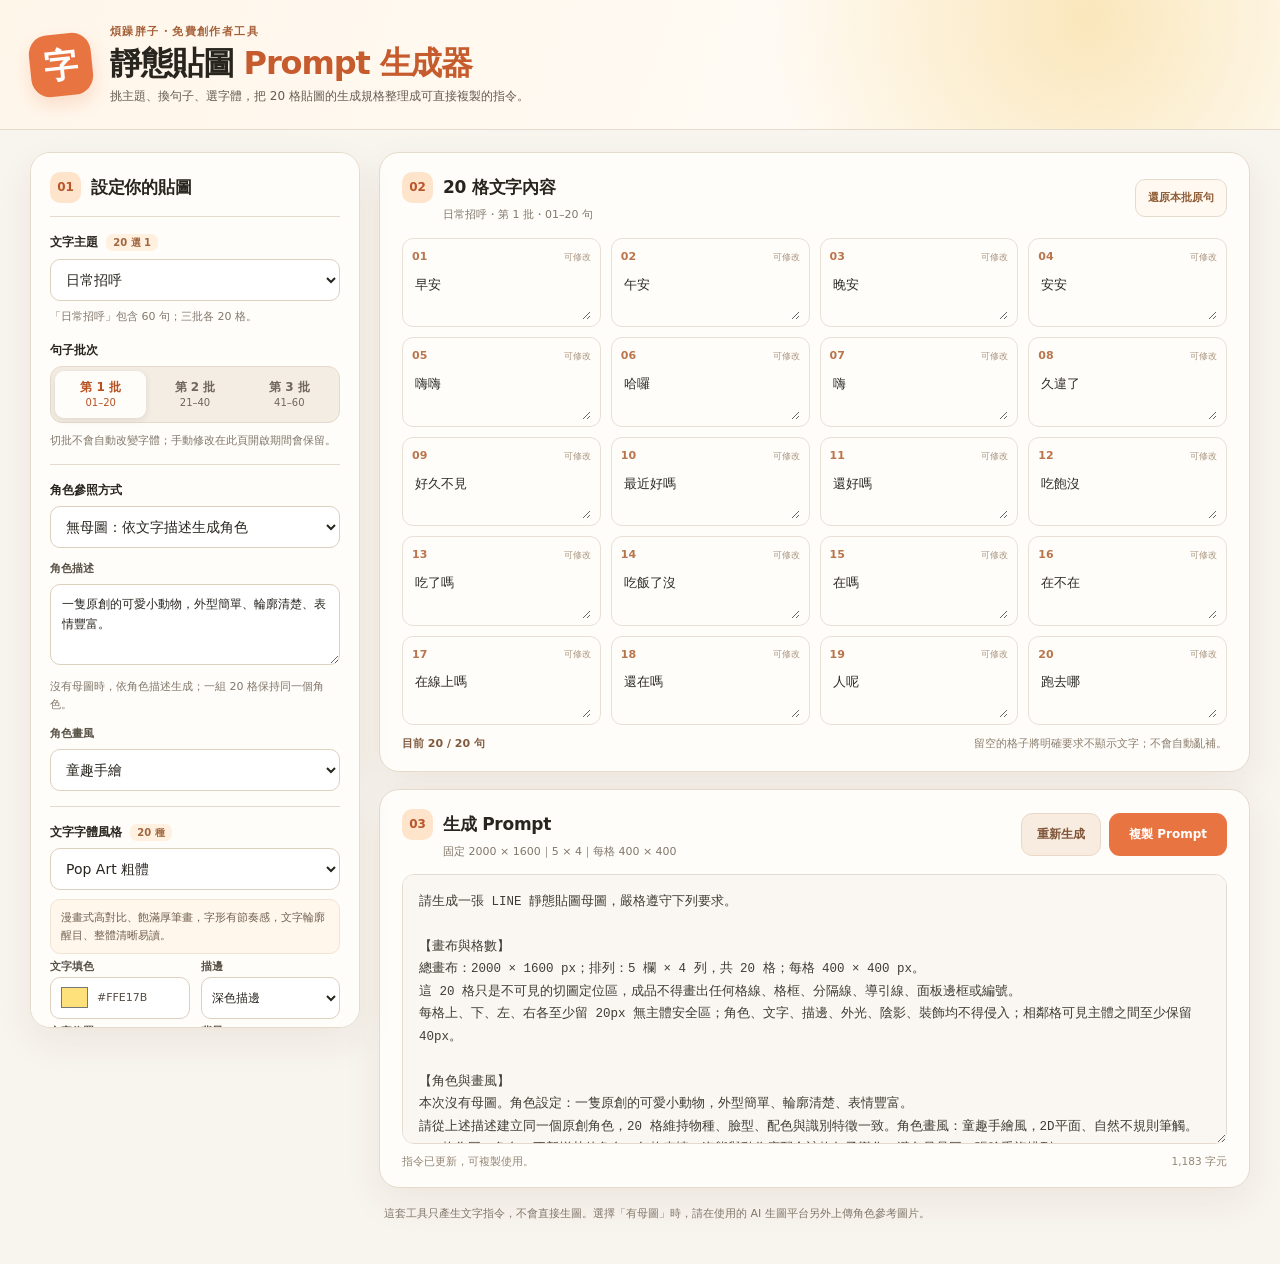
<file: prompt/index.html>
<!doctype html>
<html lang="zh-Hant-TW">
<head>
  <meta charset="utf-8">
  <meta name="viewport" content="width=device-width,initial-scale=1">
  <meta name="theme-color" content="#f8f4ee">
  <meta name="description" content="免費 LINE 靜態貼圖 Prompt 生成器：20 個主題、每主題 60 句、20 種字體風格。">
  <title>靜態貼圖 Prompt 生成器｜煩躁胖子</title>
  <link rel="stylesheet" href="./style.css">
  <script defer src="./public-data.js"></script>
  <script defer src="./app.js"></script>
</head>
<body>
  <header class="masthead">
    <div class="mast-inner">
      <div class="brand-mark" aria-hidden="true">字</div>
      <div class="brand-copy">
        <div class="eyebrow">煩躁胖子・免費創作者工具</div>
        <h1>靜態貼圖 <span>Prompt 生成器</span></h1>
        <p>挑主題、換句子、選字體，把 20 格貼圖的生成規格整理成可直接複製的指令。</p>
      </div>
      
    </div>
  </header>
  <main class="app-shell">
    <aside class="settings" aria-label="貼圖設定">
      <div class="panel-head"><span class="panel-label">01</span><h2>設定你的貼圖</h2></div>
      <section class="setting-block">
        <label for="topicSelect">文字主題 <span class="mini-label">20 選 1</span></label>
        <select id="topicSelect" aria-describedby="topicMeta"></select>
        <div class="select-help" id="topicMeta">每個主題提供 60 句。</div>
        <div class="field-label">句子批次</div>
        <div class="segmented" role="group" aria-label="切換句子批次">
          <button type="button" class="batch-btn active" data-batch="1" aria-pressed="true">第 1 批<small>01–20</small></button>
          <button type="button" class="batch-btn" data-batch="2" aria-pressed="false">第 2 批<small>21–40</small></button>
          <button type="button" class="batch-btn" data-batch="3" aria-pressed="false">第 3 批<small>41–60</small></button>
        </div>
        <p class="tip">切批不會自動改變字體；手動修改在此頁開啟期間會保留。</p>
      </section>
      <section class="setting-block">
        <label for="refMode">角色參照方式</label>
        <select id="refMode">
          <option value="none">無母圖：依文字描述生成角色</option>
          <option value="identity">有母圖：保留角色特徵，套用選定畫風</option>
          <option value="full">有母圖：連同人物畫風一起沿用</option>
        </select>
        <label for="characterDesc" class="sublabel">角色描述</label>
        <textarea id="characterDesc" rows="3" maxlength="1000" spellcheck="false" placeholder="自行描述角色的外型、衣著與辨識特徵">一隻原創的可愛小動物，外型簡單、輪廓清楚、表情豐富。</textarea>
        <div class="select-help" id="refHint">沒有角色母圖時，使用上方文字描述生成。</div>
        <label for="artStyle" class="sublabel">角色畫風</label>
        <select id="artStyle">
          <option value="童趣手繪風，2D平面、自然不規則筆觸">童趣手繪</option>
          <option value="可愛Q版，2D插畫、頭身比例活潑">可愛 Q 版</option>
          <option value="簡約扁平插畫，乾淨色塊與清晰輪廓">扁平插畫</option>
          <option value="日系Chibi，頭大身短、表情明顯">日系 Chibi</option>
          <option value="黑白線稿手繪，粗細自然、辨識度高">黑白線稿</option>
          <option value="柔和水彩手繪，色彩淡雅、輪廓仍清楚">柔和水彩</option>
          <option value="90年代美式卡通，厚線條與復古配色">美式卡通</option>
          <option value="簡筆火柴人，表情與肢體動作鮮明">簡筆火柴人</option>
        </select>
      </section>
      <section class="setting-block">
        <label for="fontSelect">文字字體風格 <span class="mini-label">20 種</span></label>
        <select id="fontSelect"></select>
        <div class="font-description" id="fontDescription"></div>
        <div class="field-2col">
          <div><label for="fillColor" class="sublabel">文字填色</label><div class="color-field"><input id="fillColor" type="color" value="#FFE17B" aria-label="文字填色"><span id="fillColorCode">#FFE17B</span></div></div>
          <div><label for="outlineColor" class="sublabel">描邊</label><select id="outlineColor"><option value="dark">深色描邊</option><option value="white">白色描邊</option><option value="black">黑色描邊</option><option value="none">不描邊</option></select></div>
        </div>
        <div class="field-2col">
          <div><label for="textPosition" class="sublabel">文字位置</label><select id="textPosition"><option value="bottom">下方（預設）</option><option value="top">上方</option><option value="side">角色側邊</option><option value="adaptive">自動避開臉部</option></select></div>
          <div><label for="background" class="sublabel">背景</label><select id="background"><option value="transparent">真正透明 Alpha</option><option value="green">純綠幕 #00FF00</option></select></div>
        </div>
      </section>
      <div class="privacy-note">所有操作都在目前瀏覽器頁面完成。沒有登入、雲端紀錄，也不需要上傳圖片到本工具。</div>
    </aside>

    <section class="workspace" aria-label="文字編輯與 Prompt 輸出">
      <section class="workspace-card" aria-labelledby="linesTitle">
        <div class="workspace-card-head">
          <div><div class="panel-head compact"><span class="panel-label">02</span><h2 id="linesTitle">20 格文字內容</h2></div><p class="muted" id="batchSummary">日常招呼・第 1 批・01–20 句</p></div>
          <button type="button" class="ghost-button" id="resetBatch">還原本批原句</button>
        </div>
        <div class="line-grid" id="lineGrid" aria-label="20 格句子編輯區"></div>
        <div class="editor-foot"><span id="lineCount">目前 20 / 20 句</span><span>留空的格子將明確要求不顯示文字；不會自動亂補。</span></div>
      </section>
      <section class="workspace-card result-card" aria-labelledby="resultTitle">
        <div class="workspace-card-head result-title-row">
          <div><div class="panel-head compact"><span class="panel-label">03</span><h2 id="resultTitle">生成 Prompt</h2></div><p class="muted">固定 2000 × 1600｜5 × 4｜每格 400 × 400</p></div>
          <div class="action-row"><button type="button" id="generateBtn" class="action-button secondary">重新生成</button><button type="button" id="copyBtn" class="action-button primary">複製 Prompt</button></div>
        </div>
        <textarea id="promptOutput" spellcheck="false" readonly aria-label="生成的完整 Prompt"></textarea>
        <div class="output-meta"><span id="promptStatus" aria-live="polite">可直接複製使用</span><span id="charCount">0 字元</span></div>
      </section>
      <p class="bottom-note">這套工具只產生文字指令，不會直接生圖。選擇「有母圖」時，請在使用的 AI 生圖平台另外上傳角色參考圖片。</p>
    </section>
  </main>
</body>
</html>
</file>
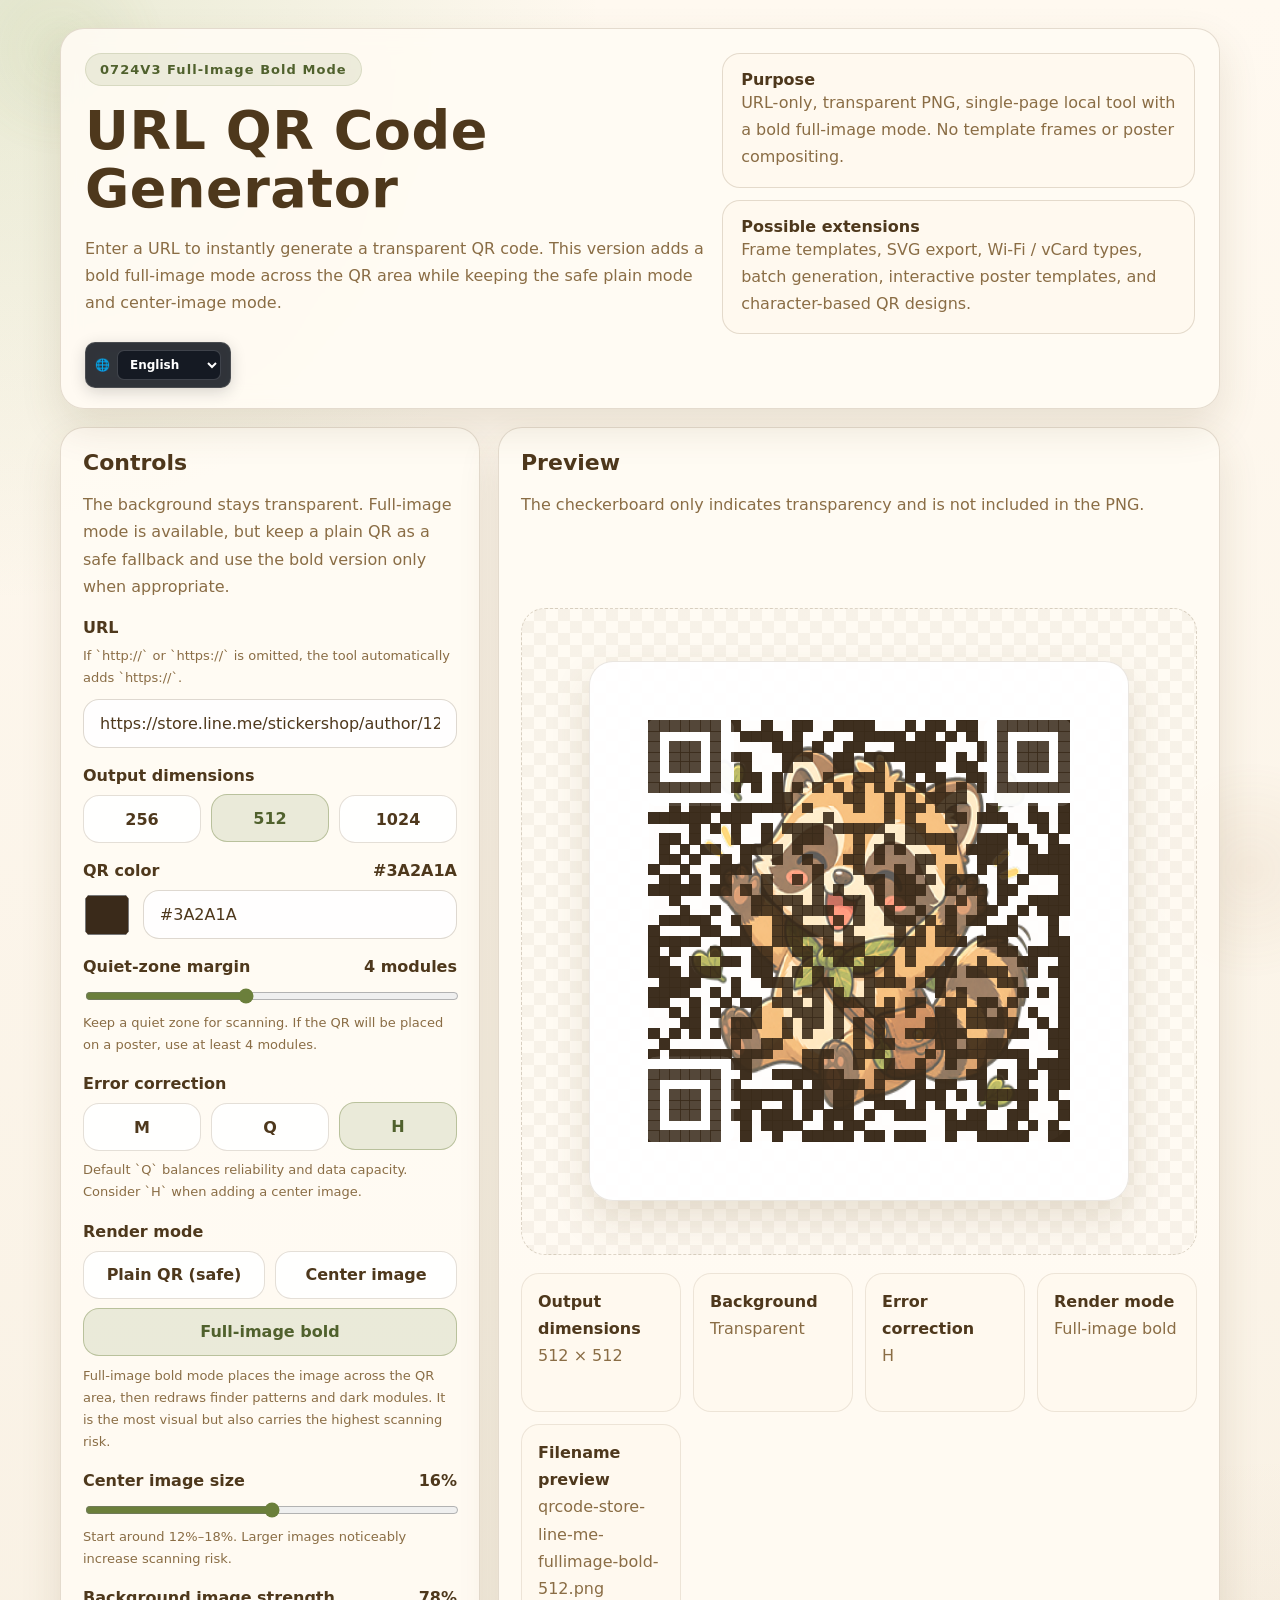
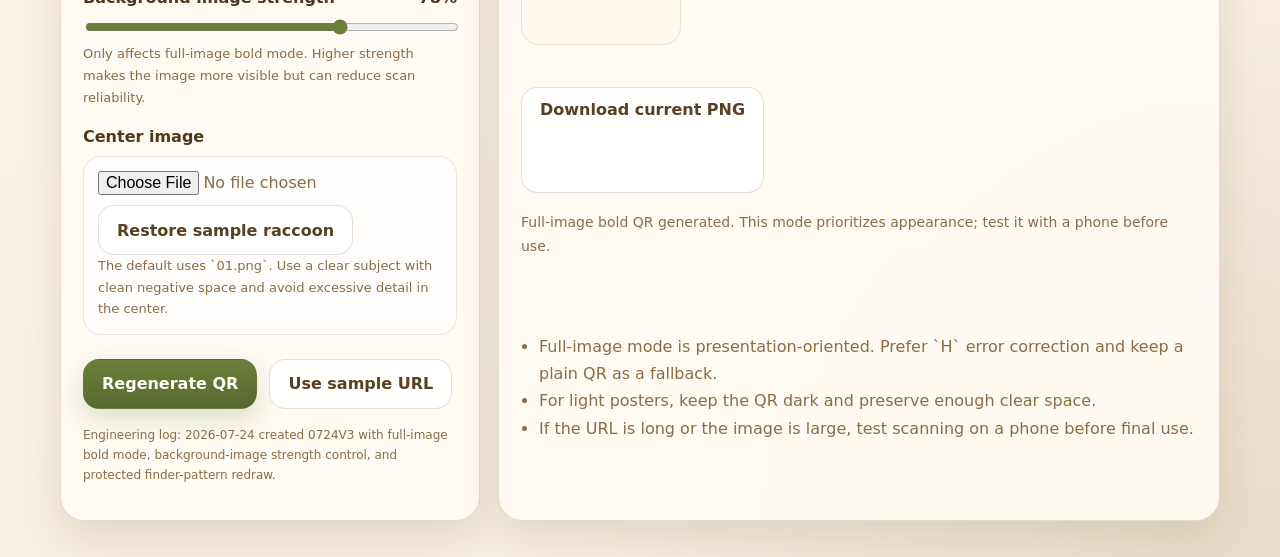
<file: qr/index.html>
<!DOCTYPE html>
<html lang="zh-Hant">
<head>
  <meta charset="UTF-8">
  <meta name="viewport" content="width=device-width, initial-scale=1">
  <title>網址 QRcode 產生器 0724V3</title>
  <style>
    :root {
      --bg: #f7efe1;
      --panel: rgba(255, 251, 243, 0.92);
      --panel-strong: #fff9ef;
      --line: rgba(104, 79, 42, 0.18);
      --text: #4e381c;
      --muted: #8a6d45;
      --green: #6b7f3b;
      --green-strong: #50612d;
      --brown: #5a4020;
      --shadow: 0 18px 40px rgba(105, 82, 40, 0.14);
    }

    * {
      box-sizing: border-box;
    }

    body {
      margin: 0;
      min-height: 100vh;
      color: var(--text);
      font-family: "Noto Sans TC", "Microsoft JhengHei", system-ui, sans-serif;
      background:
        radial-gradient(circle at top left, rgba(125, 163, 78, 0.18), transparent 24%),
        radial-gradient(circle at bottom right, rgba(153, 112, 62, 0.16), transparent 28%),
        linear-gradient(180deg, #fff9f0 0%, var(--bg) 100%);
    }

    body::before,
    body::after {
      content: "";
      position: fixed;
      width: 220px;
      height: 220px;
      border-radius: 50%;
      filter: blur(6px);
      opacity: 0.3;
      pointer-events: none;
      z-index: 0;
    }

    body::before {
      top: -60px;
      left: -50px;
      background: radial-gradient(circle, rgba(133, 156, 82, 0.28), transparent 70%);
    }

    body::after {
      right: -80px;
      bottom: -80px;
      background: radial-gradient(circle, rgba(158, 113, 55, 0.25), transparent 72%);
    }

    .page {
      position: relative;
      z-index: 1;
      width: min(1160px, calc(100% - 28px));
      margin: 0 auto;
      padding: 28px 0 36px;
    }

    .hero {
      display: flex;
      justify-content: space-between;
      gap: 18px;
      align-items: flex-start;
      margin-bottom: 18px;
      padding: 24px 24px 20px;
      background: var(--panel);
      border: 1px solid var(--line);
      border-radius: 24px;
      box-shadow: var(--shadow);
      backdrop-filter: blur(10px);
    }

    .hero-copy {
      max-width: 720px;
    }

    .eyebrow {
      display: inline-flex;
      align-items: center;
      gap: 8px;
      padding: 8px 14px;
      border-radius: 999px;
      color: var(--green-strong);
      background: rgba(107, 127, 59, 0.12);
      border: 1px solid rgba(107, 127, 59, 0.16);
      font-size: 13px;
      font-weight: 800;
      letter-spacing: 0.08em;
    }

    h1 {
      margin: 16px 0 10px;
      font-size: clamp(30px, 5vw, 54px);
      line-height: 1.08;
      letter-spacing: 0.01em;
    }

    .hero p,
    .panel-note,
    .field-help,
    .hint-list,
    .version-note,
    .preview-meta,
    .status {
      color: var(--muted);
      line-height: 1.7;
    }

    .hero-tools {
      min-width: 240px;
      display: grid;
      gap: 12px;
    }

    .hero-card {
      padding: 16px 18px;
      background: var(--panel-strong);
      border: 1px solid var(--line);
      border-radius: 18px;
    }

    .hero-card strong,
    .preview-meta strong {
      color: var(--text);
    }

    .layout {
      display: grid;
      grid-template-columns: minmax(320px, 420px) minmax(420px, 1fr);
      gap: 18px;
    }

    .panel {
      background: var(--panel);
      border: 1px solid var(--line);
      border-radius: 24px;
      padding: 22px;
      box-shadow: var(--shadow);
    }

    .panel h2 {
      margin: 0 0 6px;
      font-size: 22px;
    }

    .field-group {
      margin-top: 18px;
      display: grid;
      gap: 10px;
    }

    .field-label {
      display: flex;
      justify-content: space-between;
      gap: 12px;
      align-items: center;
      font-weight: 800;
    }

    .field-help {
      font-size: 13px;
      margin: -2px 0 0;
    }

    input[type="url"],
    input[type="text"] {
      width: 100%;
      padding: 14px 16px;
      border-radius: 16px;
      border: 1px solid rgba(104, 79, 42, 0.22);
      background: rgba(255, 255, 255, 0.92);
      color: var(--text);
      font: inherit;
      outline: none;
    }

    input[type="url"]:focus,
    input[type="text"]:focus,
    input[type="range"]:focus,
    input[type="color"]:focus {
      box-shadow: 0 0 0 4px rgba(107, 127, 59, 0.14);
    }

    .chip-row {
      display: flex;
      flex-wrap: wrap;
      gap: 10px;
    }

    .choice-chip {
      position: relative;
      flex: 1 1 90px;
      min-width: 86px;
    }

    .choice-chip input {
      position: absolute;
      inset: 0;
      opacity: 0;
      cursor: pointer;
    }

    .choice-chip span {
      display: flex;
      align-items: center;
      justify-content: center;
      min-height: 48px;
      padding: 10px 12px;
      border-radius: 16px;
      border: 1px solid rgba(104, 79, 42, 0.18);
      background: rgba(255, 255, 255, 0.86);
      font-weight: 800;
      transition: transform 0.16s ease, border-color 0.16s ease, background 0.16s ease;
    }

    .choice-chip input:checked + span {
      background: rgba(107, 127, 59, 0.14);
      border-color: rgba(107, 127, 59, 0.38);
      color: var(--green-strong);
      transform: translateY(-1px);
    }

    .range-wrap {
      display: grid;
      gap: 8px;
    }

    input[type="range"] {
      width: 100%;
      accent-color: var(--green);
    }

    .color-row {
      display: flex;
      align-items: center;
      gap: 12px;
    }

    input[type="color"] {
      width: 58px;
      height: 48px;
      border: none;
      border-radius: 16px;
      background: transparent;
      cursor: pointer;
      padding: 0;
    }

    .action-row {
      display: flex;
      gap: 12px;
      flex-wrap: wrap;
      margin-top: 24px;
    }

    button,
    .download-link {
      min-height: 50px;
      padding: 12px 18px;
      border-radius: 16px;
      border: 1px solid transparent;
      cursor: pointer;
      text-decoration: none;
      font: inherit;
      font-weight: 900;
      transition: transform 0.16s ease, filter 0.16s ease, border-color 0.16s ease;
    }

    button:hover,
    .download-link:hover {
      transform: translateY(-1px);
      filter: brightness(1.02);
    }

    .btn-primary {
      color: #fffdf7;
      background: linear-gradient(180deg, #6b7f3b 0%, #57682f 100%);
      box-shadow: 0 10px 24px rgba(87, 104, 47, 0.2);
    }

    .btn-secondary,
    .download-link {
      color: var(--brown);
      background: rgba(255, 255, 255, 0.9);
      border-color: rgba(104, 79, 42, 0.18);
    }

    .preview-shell {
      display: grid;
      gap: 18px;
      min-height: 100%;
    }

    .preview-stage {
      display: grid;
      place-items: center;
      min-height: 460px;
      padding: 24px;
      border-radius: 24px;
      border: 1px dashed rgba(104, 79, 42, 0.22);
      background:
        linear-gradient(45deg, rgba(101, 76, 40, 0.05) 25%, transparent 25%, transparent 75%, rgba(101, 76, 40, 0.05) 75%, rgba(101, 76, 40, 0.05)),
        linear-gradient(45deg, rgba(101, 76, 40, 0.05) 25%, transparent 25%, transparent 75%, rgba(101, 76, 40, 0.05) 75%, rgba(101, 76, 40, 0.05));
      background-size: 24px 24px;
      background-position: 0 0, 12px 12px;
    }

    .preview-card {
      width: min(100%, 540px);
      padding: 18px;
      border-radius: 24px;
      background: rgba(255, 255, 255, 0.94);
      border: 1px solid rgba(104, 79, 42, 0.14);
      box-shadow: 0 18px 38px rgba(116, 88, 46, 0.16);
    }

    .preview-card canvas {
      display: block;
      width: 100%;
      height: auto;
      image-rendering: pixelated;
      border-radius: 16px;
      background: transparent;
    }

    .preview-meta {
      display: grid;
      grid-template-columns: repeat(auto-fit, minmax(140px, 1fr));
      gap: 12px;
    }

    .meta-card {
      padding: 14px 16px;
      border-radius: 18px;
      background: var(--panel-strong);
      border: 1px solid rgba(104, 79, 42, 0.12);
    }

    .status {
      min-height: 24px;
      margin: 0;
      font-size: 14px;
    }

    .status.error {
      color: #9b2f2f;
    }

    .inline-toggle {
      display: flex;
      flex-wrap: wrap;
      gap: 10px;
    }

    .inline-toggle label {
      flex: 1 1 140px;
    }

    .inline-toggle input {
      position: absolute;
      opacity: 0;
      pointer-events: none;
    }

    .inline-toggle span {
      display: flex;
      align-items: center;
      justify-content: center;
      min-height: 48px;
      padding: 10px 12px;
      border-radius: 16px;
      border: 1px solid rgba(104, 79, 42, 0.18);
      background: rgba(255, 255, 255, 0.86);
      font-weight: 800;
      transition: transform 0.16s ease, border-color 0.16s ease, background 0.16s ease;
    }

    .inline-toggle input:checked + span {
      background: rgba(107, 127, 59, 0.14);
      border-color: rgba(107, 127, 59, 0.38);
      color: var(--green-strong);
      transform: translateY(-1px);
    }

    .upload-box {
      padding: 14px;
      border-radius: 18px;
      border: 1px solid rgba(104, 79, 42, 0.14);
      background: rgba(255, 255, 255, 0.72);
    }

    .upload-box input[type="file"] {
      display: block;
      width: 100%;
      margin-bottom: 10px;
      font: inherit;
      color: var(--muted);
    }

    .upload-note {
      margin: 0;
      color: var(--muted);
      font-size: 13px;
      line-height: 1.65;
    }

    .hint-list {
      margin: 0;
      padding-left: 18px;
    }

    .version-note {
      margin-top: 16px;
      font-size: 12px;
    }

    @media (max-width: 920px) {
      .layout {
        grid-template-columns: 1fr;
      }

      .hero {
        display: grid;
      }
    }
  </style>
</head>
<body>
  <main class="page">
    <section class="hero">
      <div class="hero-copy">
        <div class="eyebrow">0724V3 大膽背景圖版</div>
        <h1>網址 QRcode 產生器</h1>
        <p>輸入網址後立即產生透明背景 QR 圖碼。這版新增最大膽的整面背景圖模式，讓整個碼區都帶浣熊圖效果，同時保留保底版與中心圖案版。</p>
      </div>
      <div class="hero-tools">
        <div class="hero-card">
          <strong>本版定位</strong>
          <div class="panel-note">純網址、透明 PNG、單頁本機開啟，新增整面背景圖大膽模式，不含模板框架與海報合成。</div>
        </div>
        <div class="hero-card">
          <strong>後續可擴充</strong>
          <div class="panel-note">框架模板、SVG 輸出、Wi-Fi / vCard 類型、批次生成、海報互動式模板、角色承載 QR。</div>
        </div>
      </div>
    </section>

    <section class="layout">
      <section class="panel">
        <h2>控制區</h2>
        <p class="panel-note">背景固定透明。這版多了整面背景圖模式，但仍建議保留純 QR 版本作為保底，再視情況用大膽版上稿。</p>

        <div class="field-group">
          <label class="field-label" for="urlInput">
            <span>連結網址</span>
          </label>
          <p class="field-help">若未輸入 `http://` 或 `https://`，工具會自動補上 `https://`。</p>
          <input id="urlInput" type="url" inputmode="url" placeholder="https://example.com" value="https://store.line.me/stickershop/author/123456/zh-Hant">
        </div>

        <div class="field-group">
          <div class="field-label">
            <span>輸出尺寸</span>
          </div>
          <div class="chip-row" id="sizeOptions">
            <label class="choice-chip">
              <input type="radio" name="size" value="256">
              <span>256</span>
            </label>
            <label class="choice-chip">
              <input type="radio" name="size" value="512" checked>
              <span>512</span>
            </label>
            <label class="choice-chip">
              <input type="radio" name="size" value="1024">
              <span>1024</span>
            </label>
          </div>
        </div>

        <div class="field-group">
          <div class="field-label">
            <span>QR 顏色</span>
            <span id="colorValue">#3A2A1A</span>
          </div>
          <div class="color-row">
            <input id="fgColorInput" type="color" value="#3a2a1a">
            <input id="fgColorText" type="text" value="#3A2A1A" maxlength="7" aria-label="QR 顏色十六進位值">
          </div>
        </div>

        <div class="field-group">
          <div class="field-label">
            <span>邊界留白</span>
            <span id="marginValue">4 格</span>
          </div>
          <div class="range-wrap">
            <input id="marginInput" type="range" min="1" max="8" step="1" value="4">
            <p class="field-help">保留掃描安靜區。若之後要貼上海報，建議不要低於 4 格。</p>
          </div>
        </div>

        <div class="field-group">
          <div class="field-label">
            <span>容錯等級</span>
          </div>
          <div class="chip-row">
            <label class="choice-chip">
              <input type="radio" name="ecLevel" value="M">
              <span>M</span>
            </label>
            <label class="choice-chip">
              <input type="radio" name="ecLevel" value="Q">
              <span>Q</span>
            </label>
            <label class="choice-chip">
              <input type="radio" name="ecLevel" value="H" checked>
              <span>H</span>
            </label>
          </div>
          <p class="field-help">預設 `Q`，兼顧穩定與資料量。若後續要加中心小圖，再考慮 `H`。</p>
        </div>

        <div class="field-group">
          <div class="field-label">
            <span>輸出模式</span>
          </div>
          <div class="inline-toggle">
            <label>
              <input type="radio" name="renderMode" value="plain">
              <span>純 QR 保底版</span>
            </label>
            <label>
              <input type="radio" name="renderMode" value="center-image">
              <span>中心小浣熊版</span>
            </label>
            <label>
              <input type="radio" name="renderMode" value="full-image-bold" checked>
              <span>整面背景圖大膽版</span>
            </label>
          </div>
          <p class="field-help">大膽版會把整個碼區鋪上圖，再重畫定位角與深色模組。視覺最強，但掃碼風險也最高。</p>
        </div>

        <div class="field-group">
          <div class="field-label">
            <span>中心圖案大小</span>
            <span id="logoSizeValue">16%</span>
          </div>
          <div class="range-wrap">
            <input id="logoSizeInput" type="range" min="10" max="22" step="1" value="16">
            <p class="field-help">建議先落在 12% 到 18%。太大會明顯增加掃碼風險。</p>
          </div>
        </div>

        <div class="field-group">
          <div class="field-label">
            <span>背景圖濃度</span>
            <span id="imageStrengthValue">78%</span>
          </div>
          <div class="range-wrap">
            <input id="imageStrengthInput" type="range" min="40" max="95" step="1" value="78">
            <p class="field-help">只影響整面背景圖大膽版。濃度越高，圖越明顯，但也越容易壓低辨識度。</p>
          </div>
        </div>

        <div class="field-group">
          <div class="field-label">
            <span>中心圖案</span>
          </div>
          <div class="upload-box">
            <input id="logoFileInput" type="file" accept="image/png,image/webp,image/jpeg">
            <div class="action-row" style="margin-top: 0;">
              <button id="resetLogoBtn" class="btn-secondary" type="button">還原小浣熊示範圖</button>
            </div>
            <p class="upload-note">預設使用你提供的 `01.png`。建議用主體明確、留白乾淨的小圖，避免中心細節太碎。</p>
          </div>
        </div>

        <div class="action-row">
          <button id="generateBtn" class="btn-primary" type="button">重新產生 QR</button>
          <button id="sampleBtn" class="btn-secondary" type="button">帶入範例網址</button>
        </div>

        <p class="version-note">
          工程日誌：2026-07-24 建立 0724V3，新增整面背景圖大膽版、背景圖濃度控制與定位角保護重畫。
        </p>
      </section>

      <section class="panel preview-shell">
        <div>
          <h2>預覽區</h2>
          <p class="panel-note">棋盤格只用來顯示透明背景，不會輸出到 PNG 檔案裡。</p>
        </div>

        <div class="preview-stage">
          <div class="preview-card">
            <canvas id="qrCanvas" width="512" height="512" aria-label="QR 預覽"></canvas>
          </div>
        </div>

        <div class="preview-meta">
          <div class="meta-card">
            <strong>輸出尺寸</strong>
            <div id="metaSize">512 × 512</div>
          </div>
          <div class="meta-card">
            <strong>背景</strong>
            <div>透明</div>
          </div>
          <div class="meta-card">
            <strong>容錯等級</strong>
            <div id="metaEcLevel">Q</div>
          </div>
          <div class="meta-card">
            <strong>輸出模式</strong>
            <div id="metaRenderMode">整面背景圖大膽版</div>
          </div>
          <div class="meta-card">
            <strong>檔名預覽</strong>
            <div id="metaFilename">qrcode-example-com-512.png</div>
          </div>
        </div>

        <div class="action-row">
          <a id="downloadBtn" class="download-link" href="#" download="qrcode-512.png">下載目前預覽 PNG</a>
        </div>

        <p id="statusText" class="status" aria-live="polite"></p>

        <ul class="hint-list">
          <li>整面背景圖版是視覺展示型模式，請優先用 `H` 容錯等級並保留純 QR 作為保底稿。</li>
          <li>若要放到淺色海報上，建議保持深色 QR 與足夠留白。</li>
          <li>若內容網址很長或圖案偏大，請先做手機掃描實測再正式使用。</li>
        </ul>
      </section>
    </section>
  </main>

  <script src="./vendor/qrcode.js"></script>
  <script>
    const urlInput = document.getElementById('urlInput');
    const fgColorInput = document.getElementById('fgColorInput');
    const fgColorText = document.getElementById('fgColorText');
    const colorValue = document.getElementById('colorValue');
    const marginInput = document.getElementById('marginInput');
    const marginValue = document.getElementById('marginValue');
    const logoSizeInput = document.getElementById('logoSizeInput');
    const logoSizeValue = document.getElementById('logoSizeValue');
    const imageStrengthInput = document.getElementById('imageStrengthInput');
    const imageStrengthValue = document.getElementById('imageStrengthValue');
    const logoFileInput = document.getElementById('logoFileInput');
    const resetLogoBtn = document.getElementById('resetLogoBtn');
    const generateBtn = document.getElementById('generateBtn');
    const sampleBtn = document.getElementById('sampleBtn');
    const qrCanvas = document.getElementById('qrCanvas');
    const statusText = document.getElementById('statusText');
    const metaSize = document.getElementById('metaSize');
    const metaEcLevel = document.getElementById('metaEcLevel');
    const metaRenderMode = document.getElementById('metaRenderMode');
    const metaFilename = document.getElementById('metaFilename');
    const downloadBtn = document.getElementById('downloadBtn');
    const context = qrCanvas.getContext('2d');

    const state = {
      sampleUrl: 'https://store.line.me/stickershop/product/12345678/zh-Hant',
      defaultLogoPath: './assets/01.png',
      logoReady: false,
      logoFailed: false,
    };

    const centerLogo = new Image();
    centerLogo.decoding = 'async';

    function getSelectedValue(name) {
      const checked = document.querySelector(`input[name="${name}"]:checked`);
      return checked ? checked.value : '';
    }

    function normalizeUrl(value) {
      const trimmed = value.trim();
      if (!trimmed) return '';
      if (/^https?:\/\//i.test(trimmed)) return trimmed;
      return 'https://' + trimmed;
    }

    function sanitizeHex(value) {
      const normalized = value.trim().toUpperCase();
      return /^#[0-9A-F]{6}$/.test(normalized) ? normalized : null;
    }

    function getRenderMode() {
      const checked = document.querySelector('input[name="renderMode"]:checked');
      return checked ? checked.value : 'plain';
    }

    function slugifyUrl(value) {
      try {
        const parsed = new URL(value);
        const host = parsed.hostname.replace(/[^a-z0-9]+/gi, '-').replace(/^-+|-+$/g, '').toLowerCase() || 'link';
        return host.slice(0, 40);
      } catch (error) {
        return 'link';
      }
    }

    function drawQrToCanvas(qr, size, color, margin) {
      const moduleCount = qr.getModuleCount();
      const totalUnits = moduleCount + margin * 2;
      const cellSize = size / totalUnits;

      qrCanvas.width = size;
      qrCanvas.height = size;

      context.clearRect(0, 0, size, size);
      context.fillStyle = color;

      for (let row = 0; row < moduleCount; row += 1) {
        for (let col = 0; col < moduleCount; col += 1) {
          if (!qr.isDark(row, col)) continue;
          const x = (col + margin) * cellSize;
          const y = (row + margin) * cellSize;
          const w = Math.ceil((col + margin + 1) * cellSize) - Math.floor(x);
          const h = Math.ceil((row + margin + 1) * cellSize) - Math.floor(y);
          context.fillRect(Math.floor(x), Math.floor(y), w, h);
        }
      }
    }

    function drawRoundedRect(x, y, width, height, radius) {
      const r = Math.min(radius, width / 2, height / 2);
      context.beginPath();
      context.moveTo(x + r, y);
      context.arcTo(x + width, y, x + width, y + height, r);
      context.arcTo(x + width, y + height, x, y + height, r);
      context.arcTo(x, y + height, x, y, r);
      context.arcTo(x, y, x + width, y, r);
      context.closePath();
    }

    function drawCenterLogo(size) {
      if (!state.logoReady) return false;

      const logoPercent = Number(logoSizeInput.value) / 100;
      const logoSize = Math.round(size * logoPercent);
      const backdropSize = Math.round(logoSize * 1.34);
      const x = Math.round((size - backdropSize) / 2);
      const y = Math.round((size - backdropSize) / 2);
      const imageX = Math.round((size - logoSize) / 2);
      const imageY = Math.round((size - logoSize) / 2);

      context.save();
      context.fillStyle = 'rgba(255,255,255,0.96)';
      drawRoundedRect(x, y, backdropSize, backdropSize, Math.round(backdropSize * 0.26));
      context.fill();
      context.restore();

      context.save();
      drawRoundedRect(imageX, imageY, logoSize, logoSize, Math.round(logoSize * 0.22));
      context.clip();
      context.drawImage(centerLogo, imageX, imageY, logoSize, logoSize);
      context.restore();
      return true;
    }

    function getQrGeometry(qr, size, margin) {
      const moduleCount = qr.getModuleCount();
      const totalUnits = moduleCount + margin * 2;
      const cellSize = size / totalUnits;
      const activeStart = margin * cellSize;
      const activeSize = moduleCount * cellSize;
      return { moduleCount, totalUnits, cellSize, activeStart, activeSize };
    }

    function drawFinderProtection(x, y, blockSize) {
      context.save();
      context.fillStyle = 'rgba(255,255,255,0.96)';
      drawRoundedRect(x, y, blockSize, blockSize, Math.round(blockSize * 0.14));
      context.fill();
      context.restore();
    }

    function drawFullImageBold(qr, size, color, margin) {
      if (!state.logoReady) return false;

      const { moduleCount, cellSize, activeStart, activeSize } = getQrGeometry(qr, size, margin);
      const imageStrength = Number(imageStrengthInput.value) / 100;
      const finderSize = cellSize * 8.6;

      context.save();
      context.beginPath();
      drawRoundedRect(activeStart, activeStart, activeSize, activeSize, Math.round(activeSize * 0.06));
      context.clip();
      context.filter = 'saturate(1.08) contrast(1.02)';
      context.globalAlpha = imageStrength;
      context.drawImage(centerLogo, activeStart, activeStart, activeSize, activeSize);
      context.filter = 'none';
      context.globalAlpha = 0.18;
      context.fillStyle = '#fffaf1';
      context.fillRect(activeStart, activeStart, activeSize, activeSize);
      context.restore();

      drawFinderProtection(activeStart - cellSize * 0.3, activeStart - cellSize * 0.3, finderSize);
      drawFinderProtection(activeStart + activeSize - finderSize + cellSize * 0.3, activeStart - cellSize * 0.3, finderSize);
      drawFinderProtection(activeStart - cellSize * 0.3, activeStart + activeSize - finderSize + cellSize * 0.3, finderSize);

      context.save();
      context.fillStyle = color;
      context.globalAlpha = 0.86;
      for (let row = 0; row < moduleCount; row += 1) {
        for (let col = 0; col < moduleCount; col += 1) {
          if (!qr.isDark(row, col)) continue;
          const x = (col + margin) * cellSize;
          const y = (row + margin) * cellSize;
          const w = Math.ceil((col + margin + 1) * cellSize) - Math.floor(x);
          const h = Math.ceil((row + margin + 1) * cellSize) - Math.floor(y);
          context.fillRect(Math.floor(x), Math.floor(y), w, h);
        }
      }
      context.globalAlpha = 1;
      context.restore();

      return true;
    }

    function updateDownload(filename) {
      const dataUrl = qrCanvas.toDataURL('image/png');
      downloadBtn.href = dataUrl;
      downloadBtn.download = filename;
      metaFilename.textContent = filename;
    }

    function updateStatus(message, isError) {
      statusText.textContent = message;
      statusText.classList.toggle('error', Boolean(isError));
    }

    function generateQr() {
      const normalizedUrl = normalizeUrl(urlInput.value);
      const size = Number(getSelectedValue('size') || 512);
      const ecLevel = getSelectedValue('ecLevel') || 'Q';
      const margin = Number(marginInput.value || 4);
      const color = sanitizeHex(fgColorText.value) || '#3A2A1A';
      const renderMode = getRenderMode();

      if (!normalizedUrl) {
        context.clearRect(0, 0, qrCanvas.width, qrCanvas.height);
        updateStatus('請先輸入網址。', true);
        return;
      }

      try {
        new URL(normalizedUrl);
      } catch (error) {
        updateStatus('網址格式無效，請檢查後再產生。', true);
        return;
      }

      try {
        const qr = qrcode(0, ecLevel);
        qr.addData(normalizedUrl, 'Byte');
        qr.make();

        drawQrToCanvas(qr, size, color, margin);
        let usedImageMode = false;
        if (renderMode === 'center-image') {
          usedImageMode = drawCenterLogo(size);
        } else if (renderMode === 'full-image-bold') {
          usedImageMode = drawFullImageBold(qr, size, color, margin);
        }

        metaSize.textContent = `${size} × ${size}`;
        metaEcLevel.textContent = ecLevel;
        metaRenderMode.textContent =
          renderMode === 'center-image'
            ? '中心小浣熊版'
            : renderMode === 'full-image-bold'
              ? '整面背景圖大膽版'
              : '純 QR 保底版';
        const filenameSuffix =
          renderMode === 'center-image'
            ? 'center'
            : renderMode === 'full-image-bold'
              ? 'fullimage-bold'
              : 'plain';
        const filename = `qrcode-${slugifyUrl(normalizedUrl)}-${filenameSuffix}-${size}.png`;
        updateDownload(filename);
        urlInput.value = normalizedUrl;
        fgColorInput.value = color;
        fgColorText.value = color;
        colorValue.textContent = color;
        marginValue.textContent = `${margin} 格`;
        logoSizeValue.textContent = `${logoSizeInput.value}%`;
        imageStrengthValue.textContent = `${imageStrengthInput.value}%`;
        if (renderMode !== 'plain' && !usedImageMode) {
          if (state.logoFailed) {
            updateStatus('圖案素材載入失敗，已先輸出純 QR。', true);
          } else {
            updateStatus('圖案素材尚未載入完成，已先輸出純 QR。', true);
          }
        } else if (renderMode === 'full-image-bold') {
          updateStatus('已輸出整面背景圖大膽版。這版以視覺展示優先，請務必再做手機掃碼實測。', false);
        } else {
          updateStatus('QR 產生完成，可直接下載透明 PNG。', false);
        }
      } catch (error) {
        updateStatus('產生失敗，可能是網址過長或設定組合不適合。', true);
      }
    }

    function loadLogoFromUrl(src) {
      state.logoReady = false;
      state.logoFailed = false;
      centerLogo.src = src;
    }

    fgColorInput.addEventListener('input', () => {
      const color = fgColorInput.value.toUpperCase();
      fgColorText.value = color;
      colorValue.textContent = color;
      generateQr();
    });

    fgColorText.addEventListener('change', () => {
      const color = sanitizeHex(fgColorText.value);
      if (!color) {
        fgColorText.value = fgColorInput.value.toUpperCase();
        updateStatus('顏色格式需為 #RRGGBB。', true);
        return;
      }
      fgColorInput.value = color;
      colorValue.textContent = color;
      generateQr();
    });

    marginInput.addEventListener('input', () => {
      marginValue.textContent = `${marginInput.value} 格`;
      generateQr();
    });

    logoSizeInput.addEventListener('input', () => {
      logoSizeValue.textContent = `${logoSizeInput.value}%`;
      generateQr();
    });

    imageStrengthInput.addEventListener('input', () => {
      imageStrengthValue.textContent = `${imageStrengthInput.value}%`;
      generateQr();
    });

    document.getElementById('sizeOptions').addEventListener('change', generateQr);
    document.querySelectorAll('input[name="ecLevel"]').forEach((input) => {
      input.addEventListener('change', generateQr);
    });
    document.querySelectorAll('input[name="renderMode"]').forEach((input) => {
      input.addEventListener('change', generateQr);
    });

    urlInput.addEventListener('change', generateQr);
    urlInput.addEventListener('keydown', (event) => {
      if (event.key === 'Enter') {
        event.preventDefault();
        generateQr();
      }
    });

    generateBtn.addEventListener('click', generateQr);
    sampleBtn.addEventListener('click', () => {
      urlInput.value = state.sampleUrl;
      generateQr();
    });

    logoFileInput.addEventListener('change', (event) => {
      const [file] = event.target.files || [];
      if (!file) return;
      if (!file.type.startsWith('image/')) {
        updateStatus('請選擇 PNG、WebP 或 JPEG 圖檔。', true);
        return;
      }
      const reader = new FileReader();
      reader.addEventListener('load', () => {
        loadLogoFromUrl(reader.result);
      });
      reader.readAsDataURL(file);
    });

    resetLogoBtn.addEventListener('click', () => {
      logoFileInput.value = '';
      loadLogoFromUrl(state.defaultLogoPath);
    });

    centerLogo.addEventListener('load', () => {
      state.logoReady = true;
      state.logoFailed = false;
      generateQr();
    });

    centerLogo.addEventListener('error', () => {
      state.logoReady = false;
      state.logoFailed = true;
      generateQr();
    });

    loadLogoFromUrl(state.defaultLogoPath);
    generateQr();
  </script>
<script src="../assets/i18n.js"></script>
</body>
</html>
</file>
<file: collage/styles.css>
:root {
  --bg: #111318;
  --panel: #1a1d24;
  --panel-2: #232733;
  --text: #f2f4f8;
  --muted: #aeb6c7;
  --line: #343a4b;
  --accent: #6aa3ff;
  --shadow: 0 10px 28px rgba(0, 0, 0, 0.32);
  --radius: 12px;
  --sidebar-width: clamp(230px, 16vw, 310px);
}

* { box-sizing: border-box; }
html, body { margin: 0; width: 100%; height: 100%; overflow: hidden; }
body {
  font-family: "Noto Sans TC", "Microsoft JhengHei", sans-serif;
  color: var(--text);
  background: var(--bg);
}

button, input, select, textarea { font: inherit; }
button, .file-btn {
  min-height: 38px;
  border: 1px solid var(--line);
  background: var(--panel-2);
  color: var(--text);
  border-radius: 9px;
  padding: 8px 10px;
  cursor: pointer;
}
button:hover, .file-btn:hover { filter: brightness(1.08); }
button.primary {
  background: var(--accent);
  border-color: var(--accent);
  color: #0b1526;
  font-weight: 700;
}
button.ghost { background: transparent; }

.app-shell {
  display: grid;
  grid-template-columns: var(--sidebar-width) minmax(0, 1fr);
  width: 100vw;
  height: 100vh;
  overflow: hidden;
}

.work-sidebar {
  min-width: 0;
  height: 100vh;
  display: flex;
  flex-direction: column;
  background: #15181f;
  border-right: 1px solid var(--line);
  overflow: hidden;
}
.tool-brand {
  flex: 0 0 auto;
  padding: 14px 14px 12px;
  border-bottom: 1px solid var(--line);
}
.tool-brand h1 {
  margin: 0;
  font-size: 18px;
  line-height: 1.3;
}
.tool-brand p {
  margin: 5px 0 0;
  font-size: 12px;
  color: var(--muted);
  line-height: 1.4;
}
.version {
  font-size: 12px;
  color: #9ec1ff;
}
.sidebar-scroll {
  min-height: 0;
  overflow-y: auto;
  padding: 10px;
  scrollbar-width: thin;
}

.control-card {
  padding: 11px;
  margin-bottom: 10px;
  background: var(--panel);
  border: 1px solid var(--line);
  border-radius: var(--radius);
}
.control-card:last-child { margin-bottom: 0; }
.control-card h2 {
  margin: 0 0 10px;
  font-size: 14px;
}
.field-stack, .button-stack {
  display: grid;
  gap: 8px;
}
.button-stack { margin-bottom: 10px; }
.field-grid, .button-grid {
  display: grid;
  gap: 8px;
}
.two-cols { grid-template-columns: repeat(2, minmax(0, 1fr)); }
.compact-actions { margin-top: 9px; }
.mode-top-gap { margin-top: 9px; }
.full-button { width: 100%; margin-top: 8px; }

label {
  display: flex;
  flex-direction: column;
  gap: 5px;
  min-width: 0;
  color: var(--muted);
  font-size: 12px;
}
.file-btn {
  display: flex;
  align-items: center;
  justify-content: center;
  color: var(--text);
}
.file-btn.primary-file {
  background: #2d3b58;
  border-color: #465b83;
  font-weight: 700;
}
.file-btn.alt { background: #293042; }
input[type="number"], input[type="text"], select, textarea {
  width: 100%;
  min-width: 0;
  min-height: 38px;
  padding: 7px 9px;
  border: 1px solid var(--line);
  border-radius: 9px;
  background: #11151c;
  color: var(--text);
}
textarea { resize: vertical; line-height: 1.45; }
.background-row {
  display: grid;
  grid-template-columns: 62px minmax(0, 1fr);
  gap: 8px;
  align-items: end;
}
input[type="color"] {
  width: 100%;
  height: 38px;
  padding: 0;
  border: 1px solid var(--line);
  border-radius: 9px;
  background: transparent;
}
.check-field {
  justify-content: end;
  gap: 8px;
}
.check-field input {
  width: 22px;
  height: 22px;
  accent-color: var(--accent);
}
.size-box {
  display: flex;
  align-items: center;
  justify-content: space-between;
  gap: 8px;
  margin-top: 9px;
  padding: 9px 10px;
  border: 1px solid var(--line);
  border-radius: 9px;
  background: #121720;
  font-size: 12px;
  color: var(--muted);
}
.size-box strong { color: var(--text); font-size: 13px; }
.status-block {
  display: grid;
  gap: 5px;
  padding: 9px 10px;
  border: 1px solid var(--line);
  border-radius: 9px;
  background: #121720;
  color: var(--muted);
  font-size: 12px;
}
.status-block strong { color: var(--text); }
.object-status { margin-bottom: 9px; }
.sidebar-help {
  margin: 8px 1px 0;
  color: var(--muted);
  font-size: 11px;
  line-height: 1.45;
}

.scale-control-block {
  margin-bottom: 10px;
}
.subsection-title {
  font-size: 12px;
  font-weight: 700;
  color: var(--text);
}
input:disabled {
  opacity: 0.7;
  cursor: not-allowed;
}

.export-button { width: 100%; min-height: 42px; margin-top: 10px; }
.danger-button { border-color: #6f3a43; background: #3a2026; }

.workspace {
  min-width: 0;
  height: 100vh;
  padding: 10px;
  overflow: hidden;
}
.preview-panel {
  height: 100%;
  min-height: 0;
  display: flex;
  flex-direction: column;
  padding: 10px;
  background: var(--panel);
  border: 1px solid var(--line);
  border-radius: var(--radius);
  box-shadow: var(--shadow);
}
.preview-toolbar {
  flex: 0 0 auto;
  min-height: 38px;
  display: flex;
  justify-content: space-between;
  align-items: center;
  gap: 14px;
  padding: 0 2px 8px;
}
.preview-toolbar strong { font-size: 15px; }
.hint, .preview-meta {
  color: var(--muted);
  font-size: 12px;
}
.hint { margin-left: 7px; }
.preview-wrap {
  position: relative;
  flex: 1 1 auto;
  min-width: 0;
  min-height: 0;
  display: flex;
  align-items: center;
  justify-content: center;
  overflow: hidden;
  border: 1px solid #2d3342;
  border-radius: 10px;
  background: #0e1117;
}
#previewCanvas {
  display: block;
  width: auto;
  height: auto;
  max-width: 100%;
  max-height: 100%;
  background: #666;
}
.cell-overlay,
.free-object-overlay {
  position: absolute;
  inset: 0;
}
.cell-overlay { pointer-events: auto; }
.free-object-overlay { pointer-events: none; }
.overlay-cell {
  position: absolute;
  padding: 0;
  min-height: 0;
  border: 1px dashed rgba(255,255,255,0.34);
  border-radius: 0;
  background: rgba(255,255,255,0.018);
  cursor: pointer;
}
.overlay-cell:hover { border-color: rgba(255,255,255,0.8); }
.overlay-cell.active {
  z-index: 2;
  border: 3px solid var(--accent);
  box-shadow: inset 0 0 0 2px rgba(255,255,255,0.18);
}
.overlay-cell .cell-badge,
.overlay-cell .cell-state {
  position: absolute;
  padding: 3px 7px;
  border-radius: 999px;
  background: rgba(0,0,0,0.58);
  font-size: 11px;
  line-height: 1.3;
}
.overlay-cell .cell-badge { top: 6px; left: 6px; }
.overlay-cell .cell-state { right: 6px; bottom: 6px; color: var(--muted); }

.free-object-box {
  position: absolute;
  min-width: 24px;
  min-height: 24px;
  border: 1px dashed transparent;
  transform-origin: center center;
  cursor: move;
  pointer-events: auto;
  touch-action: none;
}
.free-object-box:hover { border-color: rgba(255,255,255,0.62); }
.free-object-box.active {
  border: 2px solid var(--accent);
  box-shadow: 0 0 0 1px rgba(0,0,0,0.45);
}
.free-handle {
  position: absolute;
  width: 15px;
  height: 15px;
  min-height: 0;
  padding: 0;
  border: 2px solid #fff;
  border-radius: 50%;
  background: var(--accent);
  box-shadow: 0 1px 5px rgba(0,0,0,.5);
  touch-action: none;
}
.resize-handle {
  right: -9px;
  bottom: -9px;
  cursor: nwse-resize;
}
.rotate-handle {
  left: 50%;
  top: -29px;
  transform: translateX(-50%);
  cursor: grab;
}
.rotate-handle::after {
  content: '';
  position: absolute;
  left: 50%;
  top: 13px;
  width: 1px;
  height: 14px;
  background: var(--accent);
}

.asset-panel {
  position: fixed;
  top: 14px;
  right: 14px;
  width: min(330px, calc(100vw - 28px));
  max-height: calc(100vh - 28px);
  z-index: 30;
  overflow: hidden;
  border: 1px solid var(--line);
  border-radius: var(--radius);
  background: rgba(26, 29, 36, 0.985);
  box-shadow: var(--shadow);
}
.asset-panel-header {
  display: flex;
  justify-content: space-between;
  align-items: center;
  gap: 10px;
  padding: 10px 12px;
  background: #222735;
  cursor: move;
  user-select: none;
}
.asset-panel-header span {
  margin-left: 6px;
  color: var(--muted);
  font-size: 11px;
}
.asset-panel-actions button { min-height: 32px; padding: 5px 9px; }
.asset-panel-body {
  max-height: calc(100vh - 82px);
  overflow-y: auto;
  padding: 9px;
}
.asset-panel-note {
  margin-bottom: 9px;
  padding: 8px 9px;
  border: 1px solid #2c3343;
  border-radius: 9px;
  background: #121720;
  color: var(--muted);
  font-size: 11px;
  line-height: 1.4;
}
.asset-list {
  display: grid;
  grid-template-columns: repeat(2, minmax(0, 1fr));
  gap: 8px;
}
.asset-item {
  display: flex;
  flex-direction: column;
  align-items: stretch;
  gap: 5px;
  width: 100%;
  padding: 7px;
  text-align: left;
}
.asset-item img {
  width: 100%;
  aspect-ratio: 1 / 1;
  object-fit: contain;
  border: 1px solid #2c3343;
  border-radius: 7px;
  background: #0f131a;
}
.asset-name {
  display: -webkit-box;
  overflow: hidden;
  -webkit-box-orient: vertical;
  -webkit-line-clamp: 2;
  color: var(--text);
  font-size: 11px;
  line-height: 1.3;
}
.asset-meta { color: var(--muted); font-size: 10px; }
.hidden { display: none !important; }

@media (max-width: 1100px) {
  :root { --sidebar-width: clamp(220px, 20vw, 260px); }
  .preview-meta { display: none; }
  .hint { display: block; margin: 2px 0 0; }
}

@media (max-width: 760px) {
  html, body { overflow: auto; }
  .app-shell {
    display: block;
    height: auto;
    min-height: 100vh;
    overflow: visible;
  }
  .work-sidebar {
    width: 100%;
    height: auto;
    max-height: none;
  }
  .sidebar-scroll { overflow: visible; }
  .workspace { height: 72vh; min-height: 520px; }
}
</file>
<file: prompt/style.css>
:root{--bg:#f8f4ee;--surface:#fffdf9;--surface2:#fff7ec;--ink:#28251f;--muted:#81776b;--line:#e5dbcc;--accent:#e87541;--accent-strong:#c65c2e;--yellow:#f4cd73;--focus:rgba(232,117,65,.24);--shadow:0 14px 38px rgba(78,58,35,.07)}
*{box-sizing:border-box}html{scroll-behavior:smooth}body{margin:0;background:var(--bg);color:var(--ink);font:14px/1.6 system-ui,-apple-system,"Microsoft JhengHei","Noto Sans TC",sans-serif}
button,select,input,textarea{font:inherit}button{cursor:pointer}button:focus-visible,select:focus-visible,input:focus-visible,textarea:focus-visible{outline:3px solid var(--focus);outline-offset:2px}button:disabled,select:disabled{cursor:not-allowed;opacity:.52}
.masthead{background:radial-gradient(circle at 85% 15%,rgba(244,205,115,.45),transparent 29%),linear-gradient(110deg,#fff6ea,#fffdf9);border-bottom:1px solid var(--line)}.mast-inner{max-width:1460px;margin:auto;padding:23px 30px;display:flex;align-items:center;gap:18px}.brand-mark{width:62px;height:62px;flex:none;display:grid;place-items:center;background:var(--accent);color:white;font-size:34px;font-weight:900;border-radius:19px;transform:rotate(-6deg);box-shadow:0 8px 18px rgba(232,117,65,.2)}.brand-copy{flex:1;min-width:0}.eyebrow{font-size:11px;font-weight:800;letter-spacing:.13em;color:#a56038}.brand-copy h1{font-size:clamp(22px,2.6vw,32px);line-height:1.3;letter-spacing:-.035em;margin:2px 0}.brand-copy h1 span{color:var(--accent-strong)}.brand-copy p{color:#655b50;margin:3px 0 0;font-size:12px}.version{flex:none;border:1px solid #eadac8;background:#fffaf4;border-radius:13px;padding:8px 13px;color:#756858;font-size:11px;text-align:center}.version b{font-size:12px;color:#342a20}.version small{display:block;font-size:10px;color:#948677}
.app-shell{max-width:1460px;margin:0 auto;padding:22px 30px 40px;display:grid;grid-template-columns:minmax(290px,330px) minmax(0,1fr);align-items:start;gap:19px}.settings,.workspace-card{background:var(--surface);border:1px solid var(--line);box-shadow:var(--shadow);border-radius:20px}.settings{padding:19px 19px 18px}.workspace{min-width:0;display:grid;gap:17px}.workspace-card{padding:19px 22px 18px}.panel-head{display:flex;gap:10px;align-items:center;margin:0 0 13px}.panel-head.compact{margin-bottom:3px}.panel-label{display:inline-grid;place-items:center;flex:none;min-width:31px;height:31px;border-radius:10px;background:#ffe4cc;color:#b9562c;font-weight:900;font-size:12px}.panel-head h2{font-size:17px;letter-spacing:-.015em;margin:0}.setting-block{border-top:1px solid var(--line);padding:16px 0 15px}.setting-block>label,.setting-block>.field-label{display:block;font-weight:800;margin-bottom:6px;font-size:12px}.mini-label{font-size:10px;color:#a06740;background:#fff0e0;border-radius:7px;padding:3px 7px;font-weight:700;margin-left:4px}select,textarea,input[type=text]{background:white;color:var(--ink);border:1px solid #dcd0bf;border-radius:10px;width:100%;padding:9px 11px;min-width:0}select{min-height:42px;line-height:1.4}.select-help{color:var(--muted);font-size:11px;margin-top:7px}.field-label{margin-top:16px}.segmented{display:flex;background:#f3ede4;border:1px solid #e6dacc;border-radius:12px;padding:4px;gap:3px}.batch-btn{flex:1;min-width:0;padding:8px 4px;border:0;border-radius:9px;font-size:12px;font-weight:800;color:#70675c;background:none;line-height:1.4}.batch-btn small{display:block;font-size:10px;font-weight:500}.batch-btn.active{background:var(--surface);box-shadow:0 2px 7px rgba(64,42,22,.11);color:#b75021}.tip{font-size:10.5px;color:var(--muted);line-height:1.6;margin:9px 0 0}.sublabel{margin-top:12px!important;font-weight:700!important;color:#595146;font-size:11px!important}.settings textarea{resize:vertical;min-height:74px;font-size:12px;line-height:1.7}.font-description{background:var(--surface2);border:1px solid #f1e4d3;border-radius:10px;padding:9px 10px;font-size:11px;color:#736151;line-height:1.6;margin:9px 0 0;min-height:52px}.field-2col{display:grid;grid-template-columns:1fr 1fr;gap:11px}.field-2col select{font-size:12px;padding:8px 6px}.color-field{display:flex;align-items:center;gap:7px;border:1px solid #dcd0bf;border-radius:10px;height:42px;padding:5px 8px;background:white}.color-field input{flex:none;width:31px;height:29px;background:none;border:0;padding:0;cursor:pointer}.color-field span{color:#554d43;font-size:11px;font-variant-numeric:tabular-nums}.privacy-note{font-size:11px;color:#8b7863;line-height:1.7;background:#f8f3ec;border-radius:11px;padding:11px 12px}
.workspace-card-head{display:flex;align-items:center;justify-content:space-between;gap:10px;margin-bottom:14px;flex-wrap:wrap}.muted{color:var(--muted);font-size:11px;margin:0 0 0 41px}.ghost-button{border:1px solid var(--line);background:#fff9f1;color:#8f5c35;font-weight:700;font-size:11px;padding:9px 12px;border-radius:10px;white-space:nowrap}.ghost-button:hover{background:#fff0e0}.line-grid{display:grid;grid-template-columns:repeat(4,minmax(0,1fr));gap:10px}.line-item{border:1px solid #e8e0d5;border-radius:11px;padding:9px 9px 6px;background:#fffdf9;min-width:0;transition:border-color .15s,background .15s}.line-item:focus-within{border-color:#efa57f;background:#fff9f1}.line-item-top{display:flex;align-items:center;justify-content:space-between;margin-bottom:4px}.line-number{font-size:11px;color:#ba754c;font-weight:900;font-variant-numeric:tabular-nums}.line-item textarea{display:block;resize:vertical;font-size:13px;min-height:49px;padding:4px 3px;background:transparent;border:0;outline:0;line-height:1.65;border-radius:0;width:100%;color:#2d2b26}.line-item textarea:focus-visible{outline:none}.line-item .empty-note{font-size:9px;color:#aa9782}.editor-foot{display:flex;justify-content:space-between;gap:10px;flex-wrap:wrap;font-size:11px;color:#8b7d6e;margin-top:10px}.editor-foot #lineCount{font-weight:800;color:#805a3e}.result-title-row{margin-bottom:13px}.action-row{display:flex;gap:8px}.action-button{border:1px solid transparent;border-radius:11px;font-size:12px;font-weight:800;padding:11px 15px;white-space:nowrap}.action-button.secondary{color:#7f5438;background:#f7ecdf;border-color:#e9d8c7}.action-button.primary{background:var(--accent);color:white;min-width:118px}.action-button.primary:hover{background:var(--accent-strong)}#promptOutput{width:100%;display:block;min-height:270px;max-height:520px;resize:vertical;background:#faf7f2;border:1px solid #e5dacf;border-radius:12px;padding:16px;color:#403c35;font:12.5px/1.8 Consolas,"Microsoft JhengHei",monospace}.output-meta{display:flex;justify-content:space-between;flex-wrap:wrap;gap:6px;font-size:10.5px;color:#948575;margin-top:9px}.bottom-note{font-size:11px;color:var(--muted);margin:0 5px;line-height:1.7}
@media(max-width:1100px){.app-shell{grid-template-columns:minmax(275px,310px) minmax(0,1fr);padding:18px;gap:13px}.line-grid{grid-template-columns:repeat(3,minmax(0,1fr))}.mast-inner{padding:18px}}
@media(max-width:760px){.mast-inner{padding:16px 13px;gap:11px;align-items:flex-start}.brand-mark{width:45px;height:45px;font-size:25px;border-radius:14px}.brand-copy h1{font-size:22px}.brand-copy p{font-size:11px}.version{display:none}.app-shell{display:block;padding:11px 10px 25px}.settings,.workspace-card{border-radius:16px}.settings{padding:16px}.workspace{margin-top:13px;gap:13px}.workspace-card{padding:14px 12px}.line-grid{grid-template-columns:repeat(2,minmax(0,1fr));gap:7px}.line-item{padding:7px 7px 5px}.line-item textarea{font-size:12px}.workspace-card-head{align-items:flex-start}.action-row{width:100%}.action-button{flex:1}#promptOutput{min-height:310px}.muted{font-size:10px}}
@media(min-width:761px){.settings{position:sticky;top:12px;max-height:calc(100vh - 24px);overflow:auto;scrollbar-width:thin}}
@media(prefers-reduced-motion:reduce){*{scroll-behavior:auto!important;transition:none!important}}
</file>
